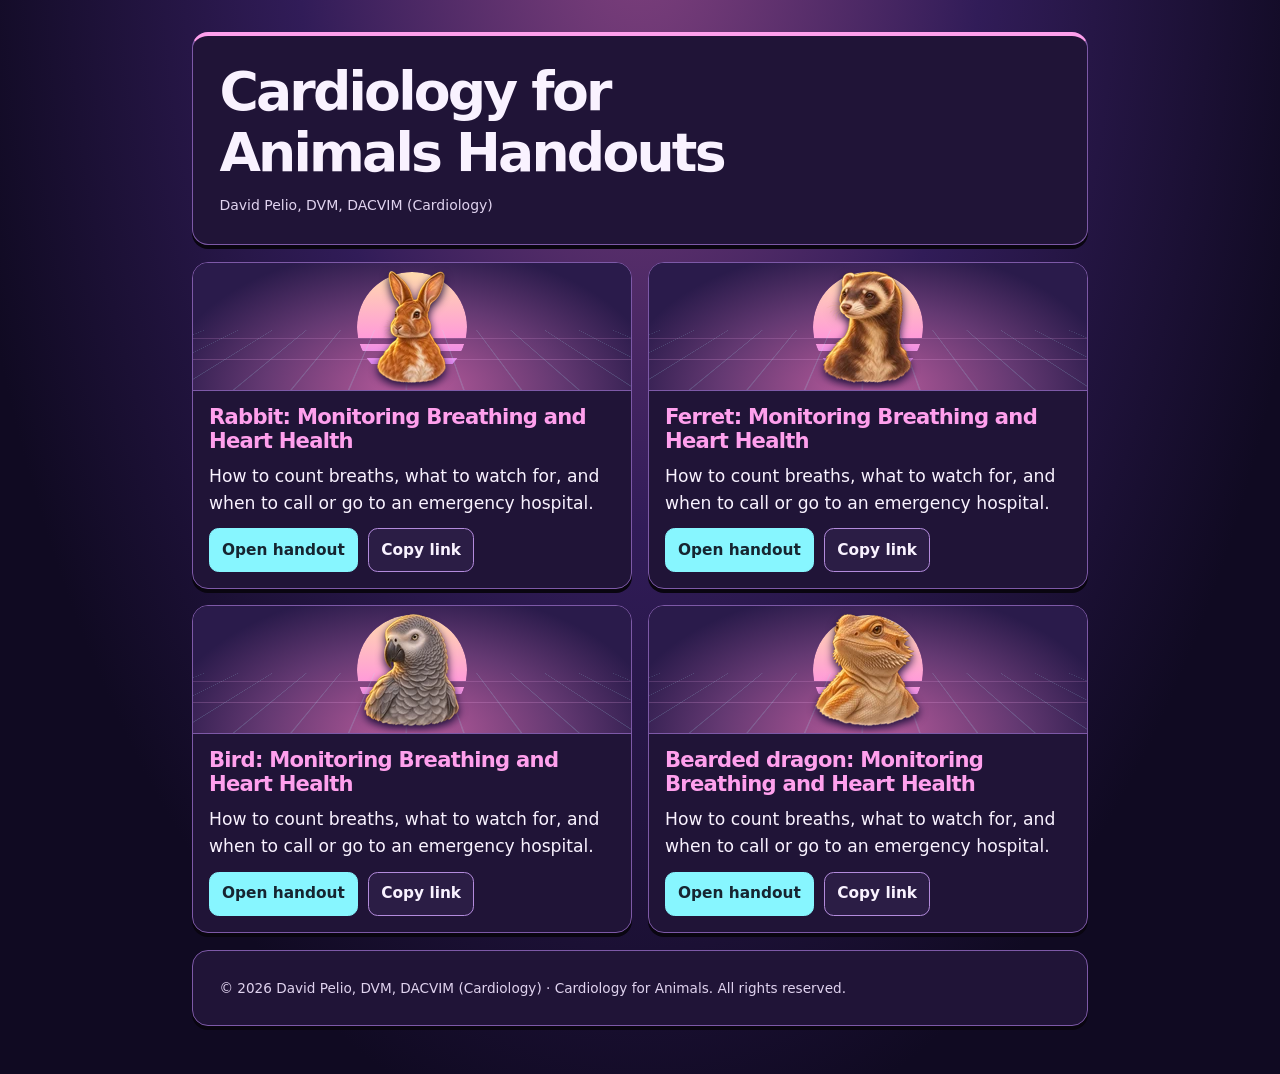
<file: index.html>
<!DOCTYPE html>
<html lang="en">
<head>
<meta charset="utf-8">
<meta name="viewport" content="width=device-width, initial-scale=1">
<title>Cardiology for Animals Handouts</title>
<link rel="stylesheet" href="assets/site.css">
</head>
<body>
<main class="library">
  <header class="library-header">
    <h1>Cardiology for Animals Handouts</h1>
    <p class="by">David Pelio, DVM, DACVIM (Cardiology)</p>
  </header>
  <ul>
    <li><div class="cover"><img alt="" width="120" height="120" src="assets/rabbit-small.webp"></div>
      <h2>Rabbit: Monitoring Breathing and Heart Health</h2>
      <p>How to count breaths, what to watch for, and when to call or go to an emergency hospital.</p>
      <div class="row">
        <a class="open" href="rabbit/">Open handout</a>
        <button type="button" data-link="rabbit/">Copy link</button>
        <span class="ok" aria-live="polite"></span>
      </div>
    </li>
    <li><div class="cover"><img alt="" width="120" height="120" src="assets/ferret-small.webp"></div>
      <h2>Ferret: Monitoring Breathing and Heart Health</h2>
      <p>How to count breaths, what to watch for, and when to call or go to an emergency hospital.</p>
      <div class="row">
        <a class="open" href="ferret/">Open handout</a>
        <button type="button" data-link="ferret/">Copy link</button>
        <span class="ok" aria-live="polite"></span>
      </div>
    </li>
    <li><div class="cover"><img alt="" width="120" height="120" src="assets/bird-small.webp"></div>
      <h2>Bird: Monitoring Breathing and Heart Health</h2>
      <p>How to count breaths, what to watch for, and when to call or go to an emergency hospital.</p>
      <div class="row">
        <a class="open" href="bird/">Open handout</a>
        <button type="button" data-link="bird/">Copy link</button>
        <span class="ok" aria-live="polite"></span>
      </div>
    </li>
    <li><div class="cover"><img alt="" width="120" height="120" src="assets/dragon-small.webp"></div>
      <h2>Bearded dragon: Monitoring Breathing and Heart Health</h2>
      <p>How to count breaths, what to watch for, and when to call or go to an emergency hospital.</p>
      <div class="row">
        <a class="open" href="dragon/">Open handout</a>
        <button type="button" data-link="dragon/">Copy link</button>
        <span class="ok" aria-live="polite"></span>
      </div>
    </li>
  </ul>
  <footer>© 2026 David Pelio, DVM, DACVIM (Cardiology) · Cardiology for Animals. All rights reserved.</footer>
</main>
<script>
document.querySelectorAll('[data-link]').forEach(function(b){
  b.addEventListener('click',function(){
    var url=new URL(b.getAttribute('data-link'),location.href).href, msg=b.parentNode.querySelector('.ok');
    try{navigator.clipboard.writeText(url).then(function(){msg.textContent='Link copied';},function(){msg.textContent=url;});}
    catch(e){msg.textContent=url;}
  });
});
</script>
</body>
</html>
</file>
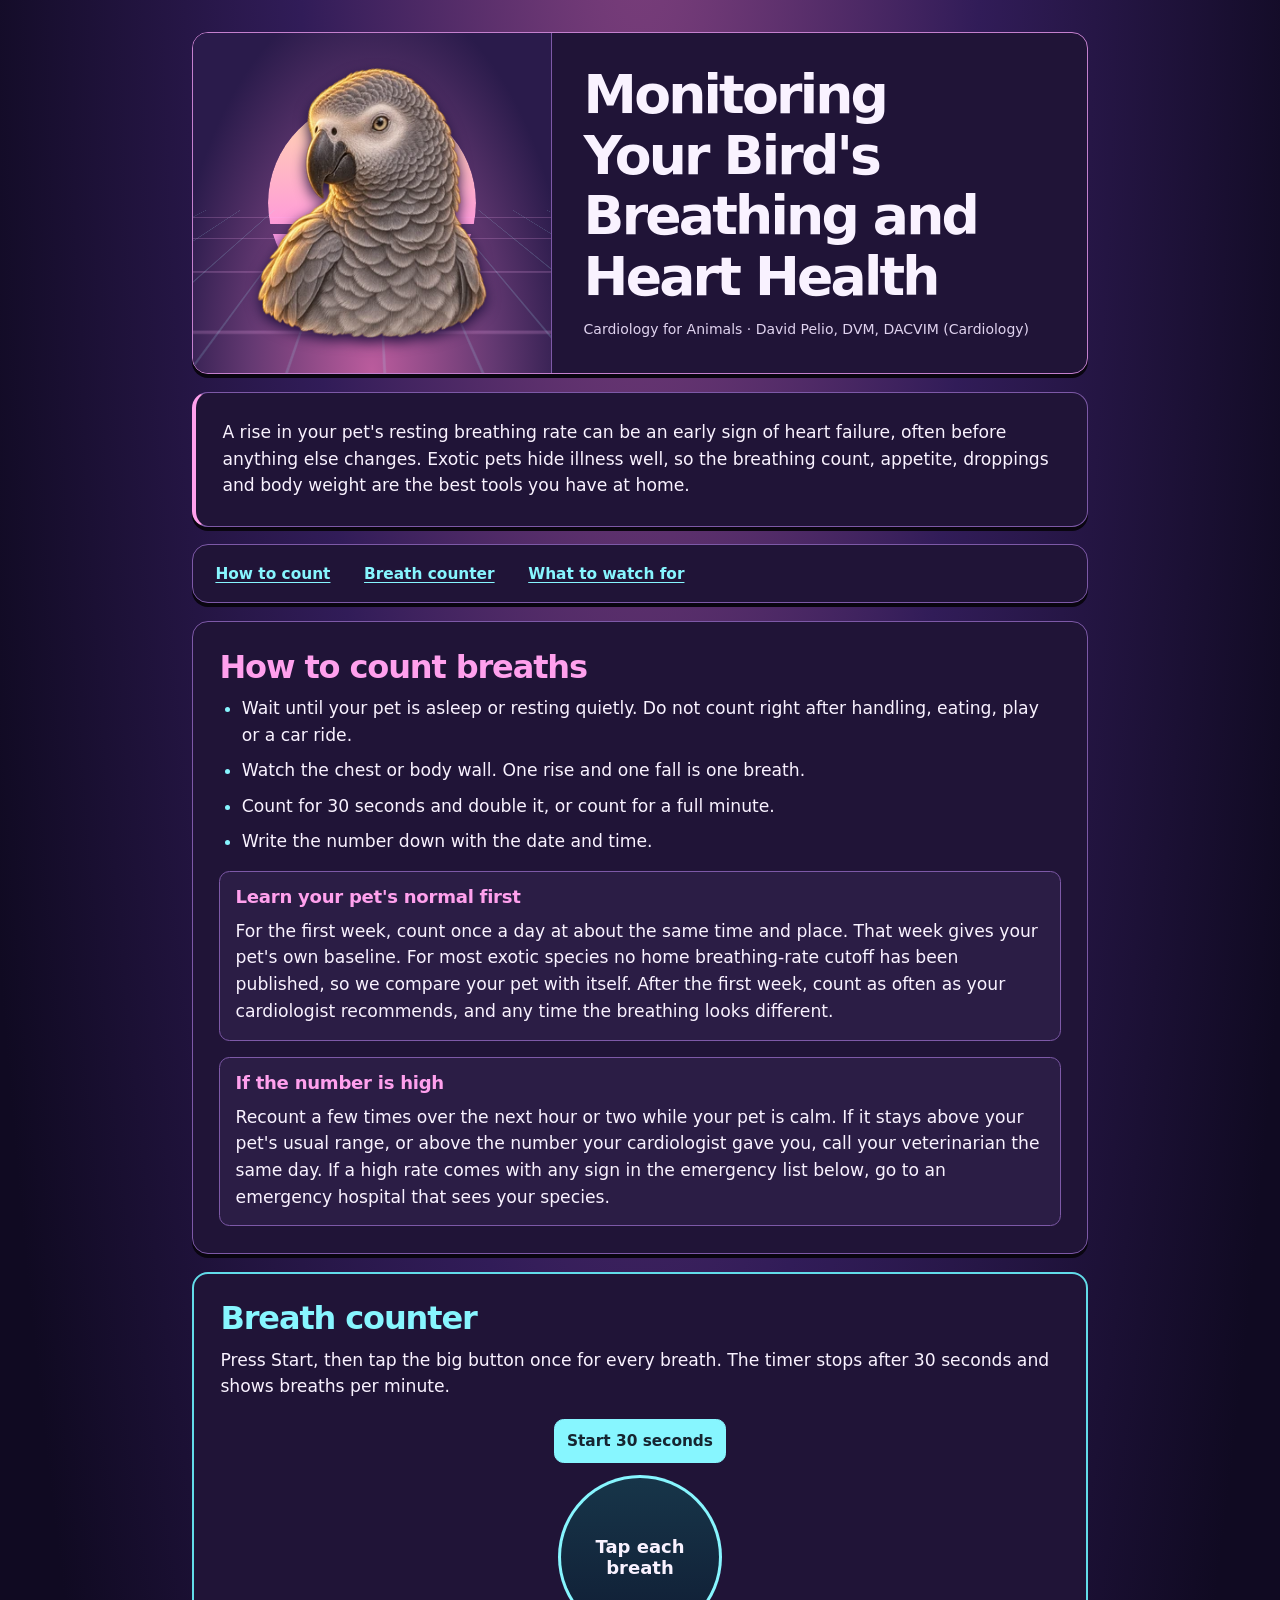
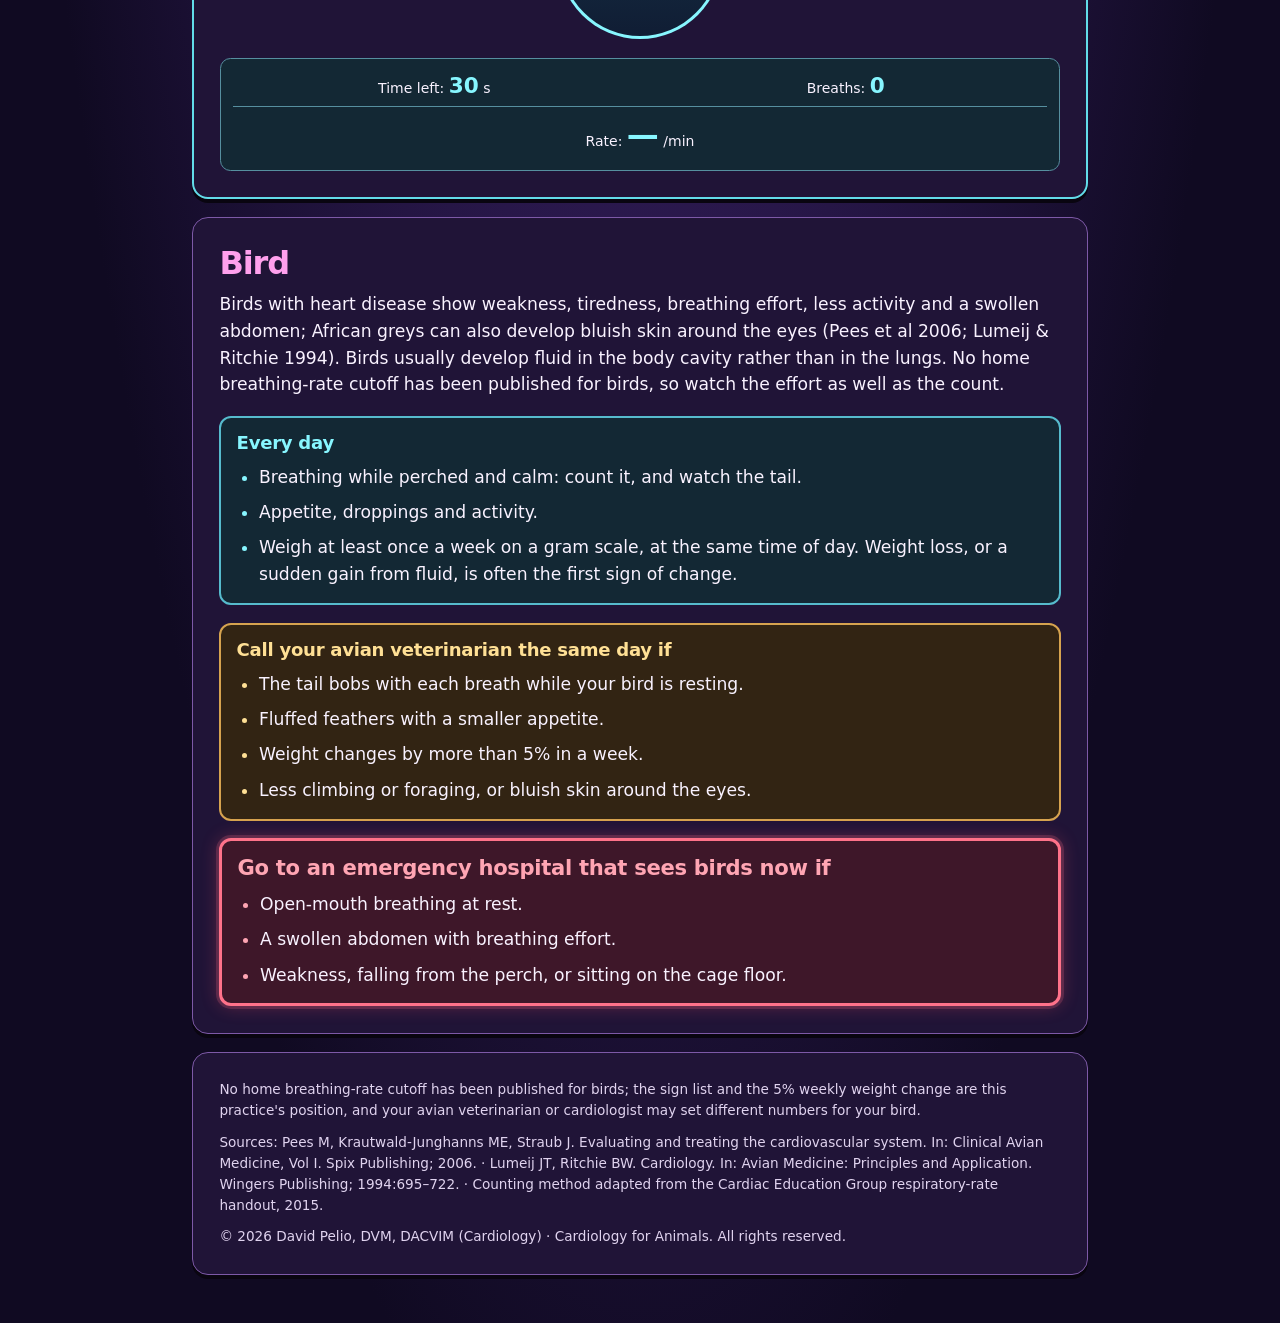
<file: bird/index.html>
<!DOCTYPE html>
<html lang="en">
<head>
<meta charset="utf-8">
<meta name="viewport" content="width=device-width, initial-scale=1">
<title>Bird Heart Monitoring</title>
<link rel="preconnect" href="https://fonts.googleapis.com">
<link rel="stylesheet" href="../assets/site.css">
</head>
<body>
<main>

<header class="hero">
  <div class="portrait"><img alt="" width="320" height="320" src="../assets/bird-hero.webp"></div>
  <div class="hero-title">
  <h1>Monitoring Your Bird's Breathing and Heart Health</h1>
  <p class="by">Cardiology for Animals · David Pelio, DVM, DACVIM (Cardiology)</p>
  </div>
</header>

<p class="lede">A rise in your pet's resting breathing rate can be an early sign of heart failure, often before anything else changes. Exotic pets hide illness well, so the breathing count, appetite, droppings and body weight are the best tools you have at home. </p>

<nav aria-label="Sections"><a href="#how">How to count</a><a href="#count">Breath counter</a><a href="#bird">What to watch for</a></nav>

<section id="how">
  <h2>How to count breaths</h2>
  <ul>
    <li>Wait until your pet is asleep or resting quietly. Do not count right after handling, eating, play or a car ride.</li>
    <li>Watch the chest or body wall. One rise and one fall is one breath.</li>
    <li>Count for 30 seconds and double it, or count for a full minute.</li>
    <li>Write the number down with the date and time.</li>
  </ul>
  <div class="box">
    <h3>Learn your pet's normal first</h3>
    <p>For the first week, count once a day at about the same time and place. That week gives your pet's own baseline. For most exotic species no home breathing-rate cutoff has been published, so we compare your pet with itself. After the first week, count as often as your cardiologist recommends, and any time the breathing looks different.</p>
  </div>
  <div class="box">
    <h3>If the number is high</h3>
    <p>Recount a few times over the next hour or two while your pet is calm. If it stays above your pet's usual range, or above the number your cardiologist gave you, call your veterinarian the same day. If a high rate comes with any sign in the emergency list below, go to an emergency hospital that sees your species.</p>
  </div>
</section>

<section id="count" class="counter" aria-labelledby="count-h">
  <h2 id="count-h">Breath counter</h2>
  <p>Press Start, then tap the big button once for every breath. The timer stops after 30 seconds and shows breaths per minute.</p>
  <div class="counter-controls">
    <button id="start" type="button">Start 30 seconds</button>
    <button id="tap" type="button" class="ghost" disabled>Tap each breath</button>
  </div>
  <div class="stats">
    <span>Time left: <span id="left" class="big">30</span> s</span>
    <span>Breaths: <span id="n" class="big">0</span></span>
    <span>Rate: <span id="rate" class="big">—</span> /min</span>
  </div>
  <p class="note" id="log" aria-live="polite"></p>
</section>



<section id="bird" class="species">
  <h2>Bird</h2>
  <p>Birds with heart disease show weakness, tiredness, breathing effort, less activity and a swollen abdomen; African greys can also develop bluish skin around the eyes (Pees et al 2006; Lumeij &amp; Ritchie 1994). Birds usually develop fluid in the body cavity rather than in the lungs. No home breathing-rate cutoff has been published for birds, so watch the effort as well as the count.</p>
  <div class="daily">
  <h3>Every day</h3>
  <ul>
    <li>Breathing while perched and calm: count it, and watch the tail.</li>
    <li>Appetite, droppings and activity.</li>
    <li>Weigh at least once a week on a gram scale, at the same time of day. Weight loss, or a sudden gain from fluid, is often the first sign of change.</li>
  </ul>
  </div>
  <div class="same-day">
  <h3>Call your avian veterinarian the same day if</h3>
  <ul>
    <li>The tail bobs with each breath while your bird is resting.</li>
    <li>Fluffed feathers with a smaller appetite.</li>
    <li>Weight changes by more than 5% in a week.</li>
    <li>Less climbing or foraging, or bluish skin around the eyes.</li>
  </ul>
  </div>
  <div class="act">
    <h3>Go to an emergency hospital that sees birds now if</h3>
    <ul>
      <li>Open-mouth breathing at rest.</li>
      <li>A swollen abdomen with breathing effort.</li>
      <li>Weakness, falling from the perch, or sitting on the cage floor.</li>
    </ul>
  </div>
  
</section>


<footer>
  <p>No home breathing-rate cutoff has been published for birds; the sign list and the 5% weekly weight change are this practice's position, and your avian veterinarian or cardiologist may set different numbers for your bird.</p>
  <p>Sources: Pees M, Krautwald-Junghanns ME, Straub J. Evaluating and treating the cardiovascular system. In: Clinical Avian Medicine, Vol I. Spix Publishing; 2006. · Lumeij JT, Ritchie BW. Cardiology. In: Avian Medicine: Principles and Application. Wingers Publishing; 1994:695–722. · Counting method adapted from the Cardiac Education Group respiratory-rate handout, 2015.</p>
  <p>© 2026 David Pelio, DVM, DACVIM (Cardiology) · Cardiology for Animals. All rights reserved.</p>
</footer>
</main>
<script>
(function(){
  var start=document.getElementById('start'),tap=document.getElementById('tap'),
      left=document.getElementById('left'),n=document.getElementById('n'),rate=document.getElementById('rate'),log=document.getElementById('log');
  var count=0,timer=null,end=0;
  function tick(){var s=Math.max(0,Math.ceil((end-Date.now())/1000));left.textContent=s;
    if(s<=0){clearInterval(timer);timer=null;tap.disabled=true;start.disabled=false;
      var r=count*2;rate.textContent=r;var d=new Date();
      log.textContent='Recorded '+r+' breaths per minute at '+d.toLocaleString()+'. Write it in your log.';}}
  start.addEventListener('click',function(){count=0;n.textContent='0';rate.textContent='—';log.textContent='';
    end=Date.now()+30000;tap.disabled=false;start.disabled=true;tap.focus();tick();timer=setInterval(tick,200);});
  tap.addEventListener('click',function(){if(!timer)return;count++;n.textContent=count;});
})();
</script>
</body>
</html>
</file>
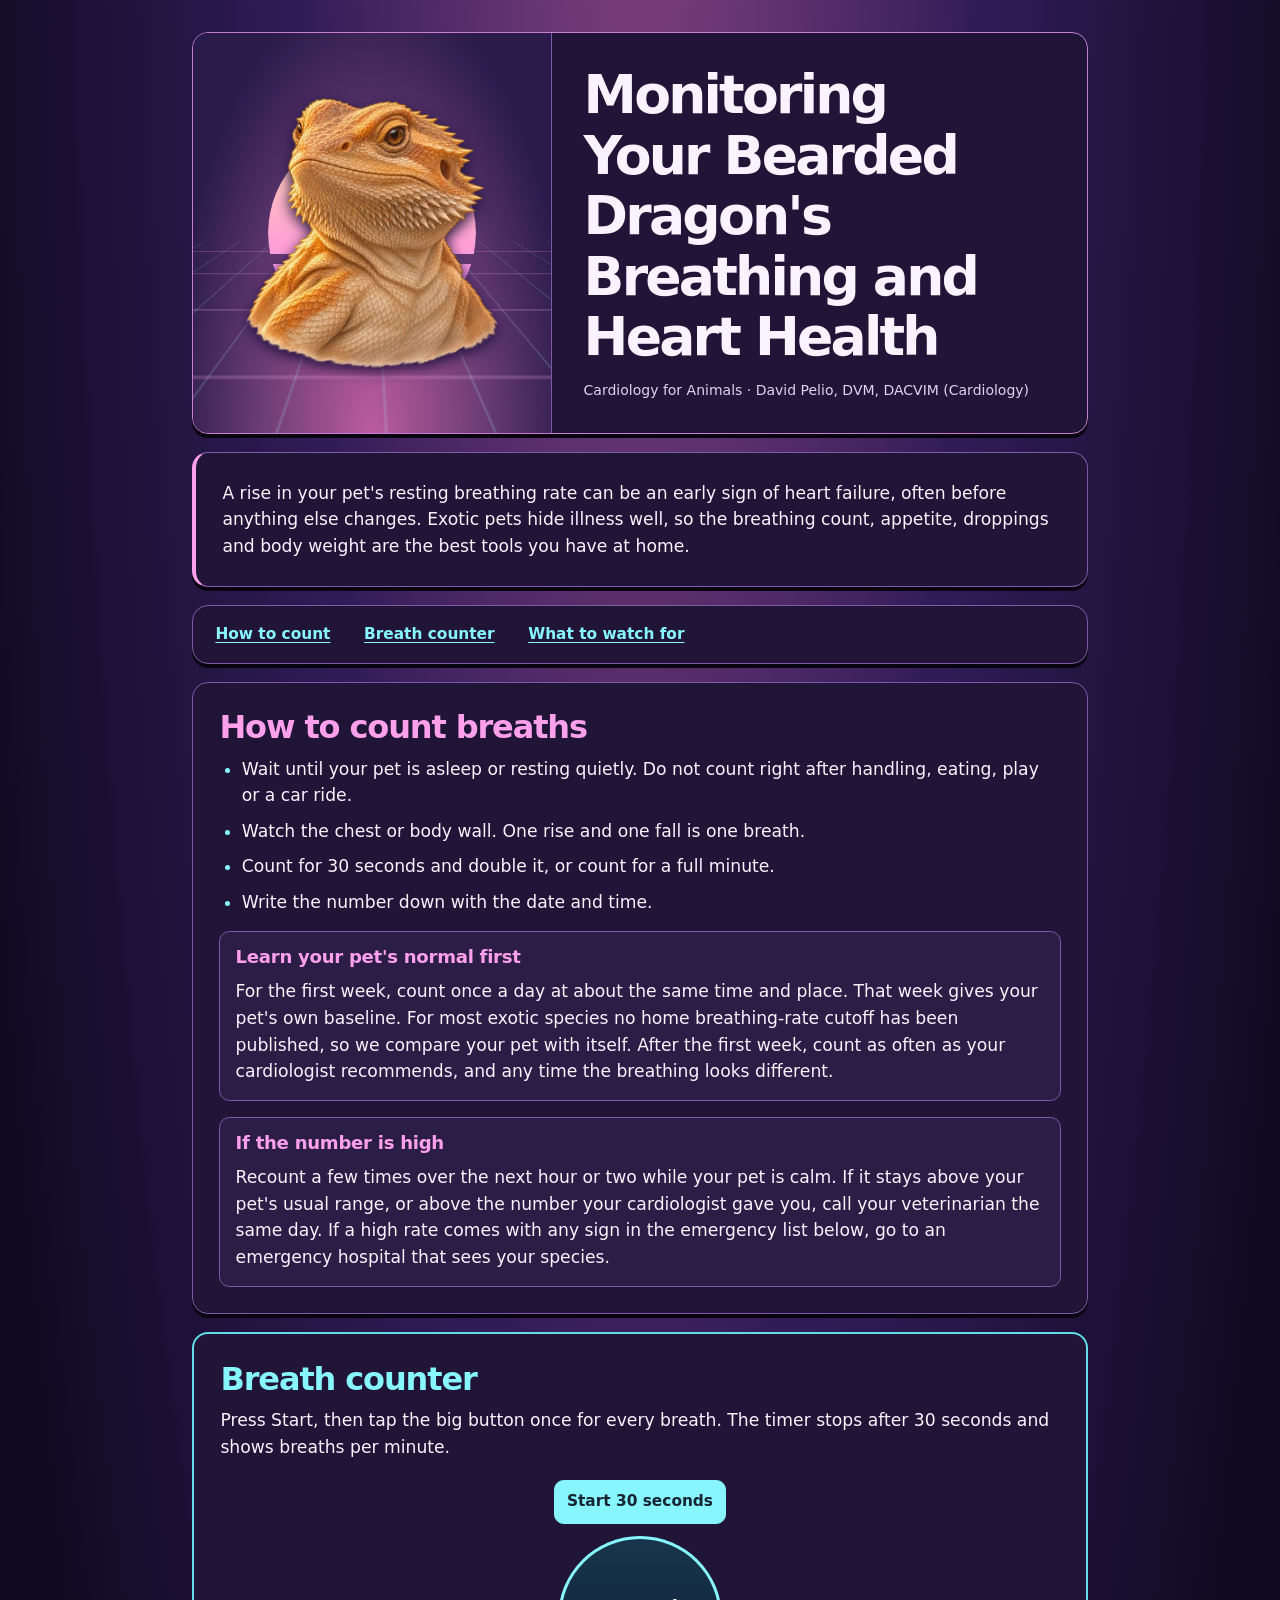
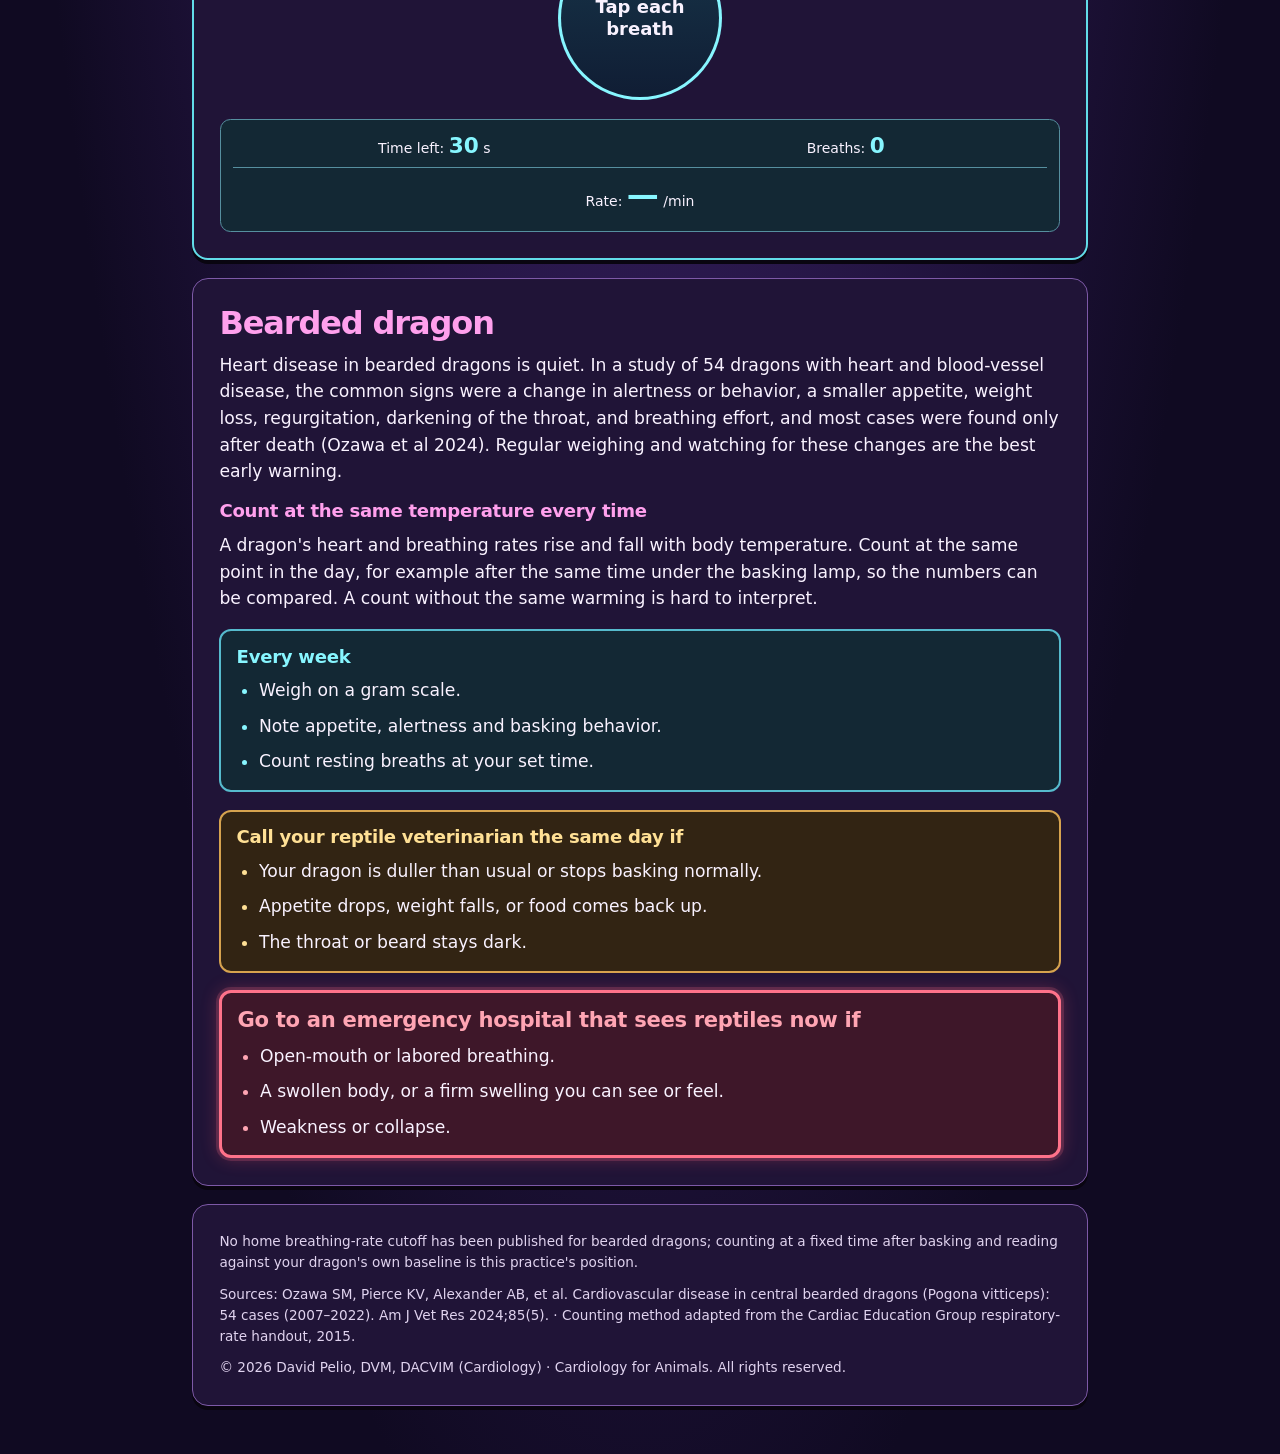
<file: dragon/index.html>
<!DOCTYPE html>
<html lang="en">
<head>
<meta charset="utf-8">
<meta name="viewport" content="width=device-width, initial-scale=1">
<title>Bearded Dragon Heart Monitoring</title>
<link rel="preconnect" href="https://fonts.googleapis.com">
<link rel="stylesheet" href="../assets/site.css">
</head>
<body>
<main>

<header class="hero">
  <div class="portrait"><img alt="" width="320" height="320" src="../assets/dragon-hero.webp"></div>
  <div class="hero-title">
  <h1>Monitoring Your Bearded Dragon's Breathing and Heart Health</h1>
  <p class="by">Cardiology for Animals · David Pelio, DVM, DACVIM (Cardiology)</p>
  </div>
</header>

<p class="lede">A rise in your pet's resting breathing rate can be an early sign of heart failure, often before anything else changes. Exotic pets hide illness well, so the breathing count, appetite, droppings and body weight are the best tools you have at home. </p>

<nav aria-label="Sections"><a href="#how">How to count</a><a href="#count">Breath counter</a><a href="#dragon">What to watch for</a></nav>

<section id="how">
  <h2>How to count breaths</h2>
  <ul>
    <li>Wait until your pet is asleep or resting quietly. Do not count right after handling, eating, play or a car ride.</li>
    <li>Watch the chest or body wall. One rise and one fall is one breath.</li>
    <li>Count for 30 seconds and double it, or count for a full minute.</li>
    <li>Write the number down with the date and time.</li>
  </ul>
  <div class="box">
    <h3>Learn your pet's normal first</h3>
    <p>For the first week, count once a day at about the same time and place. That week gives your pet's own baseline. For most exotic species no home breathing-rate cutoff has been published, so we compare your pet with itself. After the first week, count as often as your cardiologist recommends, and any time the breathing looks different.</p>
  </div>
  <div class="box">
    <h3>If the number is high</h3>
    <p>Recount a few times over the next hour or two while your pet is calm. If it stays above your pet's usual range, or above the number your cardiologist gave you, call your veterinarian the same day. If a high rate comes with any sign in the emergency list below, go to an emergency hospital that sees your species.</p>
  </div>
</section>

<section id="count" class="counter" aria-labelledby="count-h">
  <h2 id="count-h">Breath counter</h2>
  <p>Press Start, then tap the big button once for every breath. The timer stops after 30 seconds and shows breaths per minute.</p>
  <div class="counter-controls">
    <button id="start" type="button">Start 30 seconds</button>
    <button id="tap" type="button" class="ghost" disabled>Tap each breath</button>
  </div>
  <div class="stats">
    <span>Time left: <span id="left" class="big">30</span> s</span>
    <span>Breaths: <span id="n" class="big">0</span></span>
    <span>Rate: <span id="rate" class="big">—</span> /min</span>
  </div>
  <p class="note" id="log" aria-live="polite"></p>
</section>




<section id="dragon" class="species">
  <h2>Bearded dragon</h2>
  <p>Heart disease in bearded dragons is quiet. In a study of 54 dragons with heart and blood-vessel disease, the common signs were a change in alertness or behavior, a smaller appetite, weight loss, regurgitation, darkening of the throat, and breathing effort, and most cases were found only after death (Ozawa et al 2024). Regular weighing and watching for these changes are the best early warning.</p>
  <h3>Count at the same temperature every time</h3>
  <p>A dragon's heart and breathing rates rise and fall with body temperature. Count at the same point in the day, for example after the same time under the basking lamp, so the numbers can be compared. A count without the same warming is hard to interpret.</p>
  <div class="daily">
  <h3>Every week</h3>
  <ul>
    <li>Weigh on a gram scale.</li>
    <li>Note appetite, alertness and basking behavior.</li>
    <li>Count resting breaths at your set time.</li>
  </ul>
  </div>
  <div class="same-day">
  <h3>Call your reptile veterinarian the same day if</h3>
  <ul>
    <li>Your dragon is duller than usual or stops basking normally.</li>
    <li>Appetite drops, weight falls, or food comes back up.</li>
    <li>The throat or beard stays dark.</li>
  </ul>
  </div>
  <div class="act">
    <h3>Go to an emergency hospital that sees reptiles now if</h3>
    <ul>
      <li>Open-mouth or labored breathing.</li>
      <li>A swollen body, or a firm swelling you can see or feel.</li>
      <li>Weakness or collapse.</li>
    </ul>
  </div>
  
</section>

<footer>
  <p>No home breathing-rate cutoff has been published for bearded dragons; counting at a fixed time after basking and reading against your dragon's own baseline is this practice's position.</p>
  <p>Sources: Ozawa SM, Pierce KV, Alexander AB, et al. Cardiovascular disease in central bearded dragons (Pogona vitticeps): 54 cases (2007–2022). Am J Vet Res 2024;85(5). · Counting method adapted from the Cardiac Education Group respiratory-rate handout, 2015.</p>
  <p>© 2026 David Pelio, DVM, DACVIM (Cardiology) · Cardiology for Animals. All rights reserved.</p>
</footer>
</main>
<script>
(function(){
  var start=document.getElementById('start'),tap=document.getElementById('tap'),
      left=document.getElementById('left'),n=document.getElementById('n'),rate=document.getElementById('rate'),log=document.getElementById('log');
  var count=0,timer=null,end=0;
  function tick(){var s=Math.max(0,Math.ceil((end-Date.now())/1000));left.textContent=s;
    if(s<=0){clearInterval(timer);timer=null;tap.disabled=true;start.disabled=false;
      var r=count*2;rate.textContent=r;var d=new Date();
      log.textContent='Recorded '+r+' breaths per minute at '+d.toLocaleString()+'. Write it in your log.';}}
  start.addEventListener('click',function(){count=0;n.textContent='0';rate.textContent='—';log.textContent='';
    end=Date.now()+30000;tap.disabled=false;start.disabled=true;tap.focus();tick();timer=setInterval(tick,200);});
  tap.addEventListener('click',function(){if(!timer)return;count++;n.textContent=count;});
})();
</script>
</body>
</html>
</file>
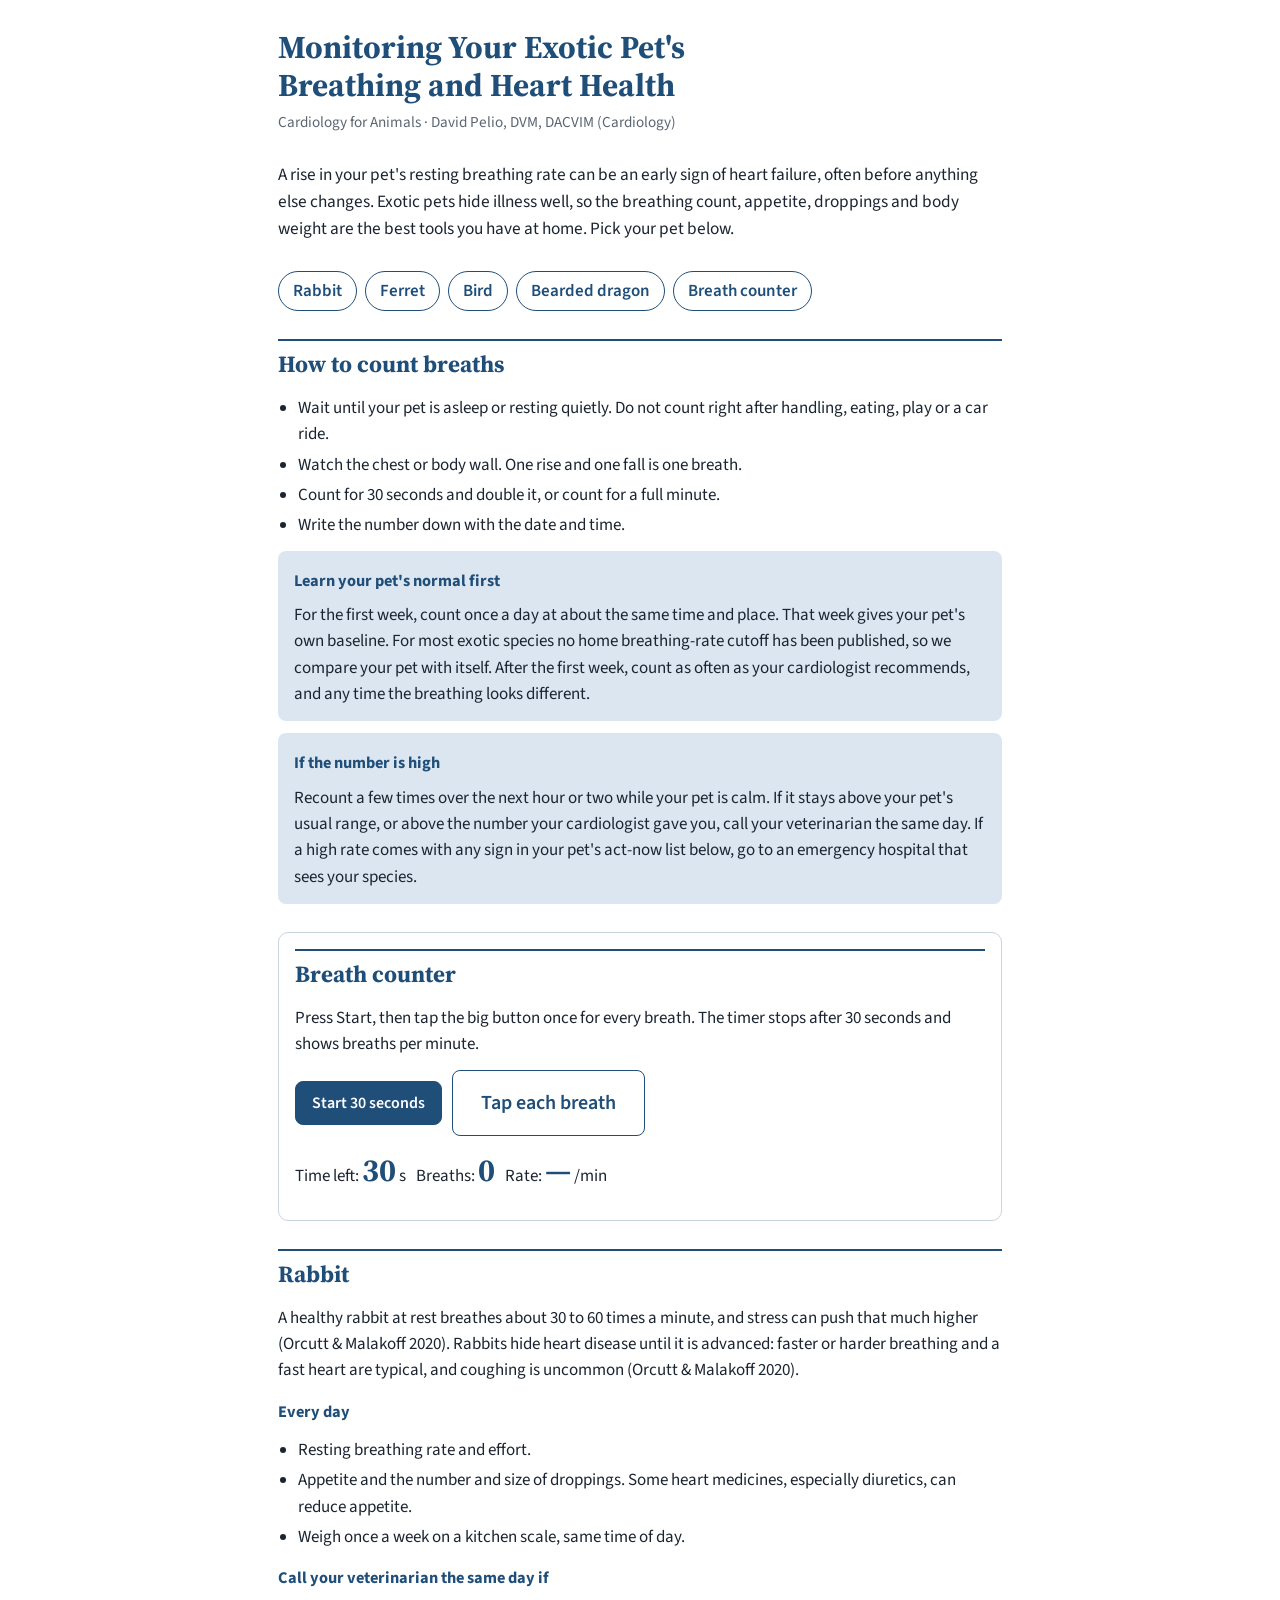
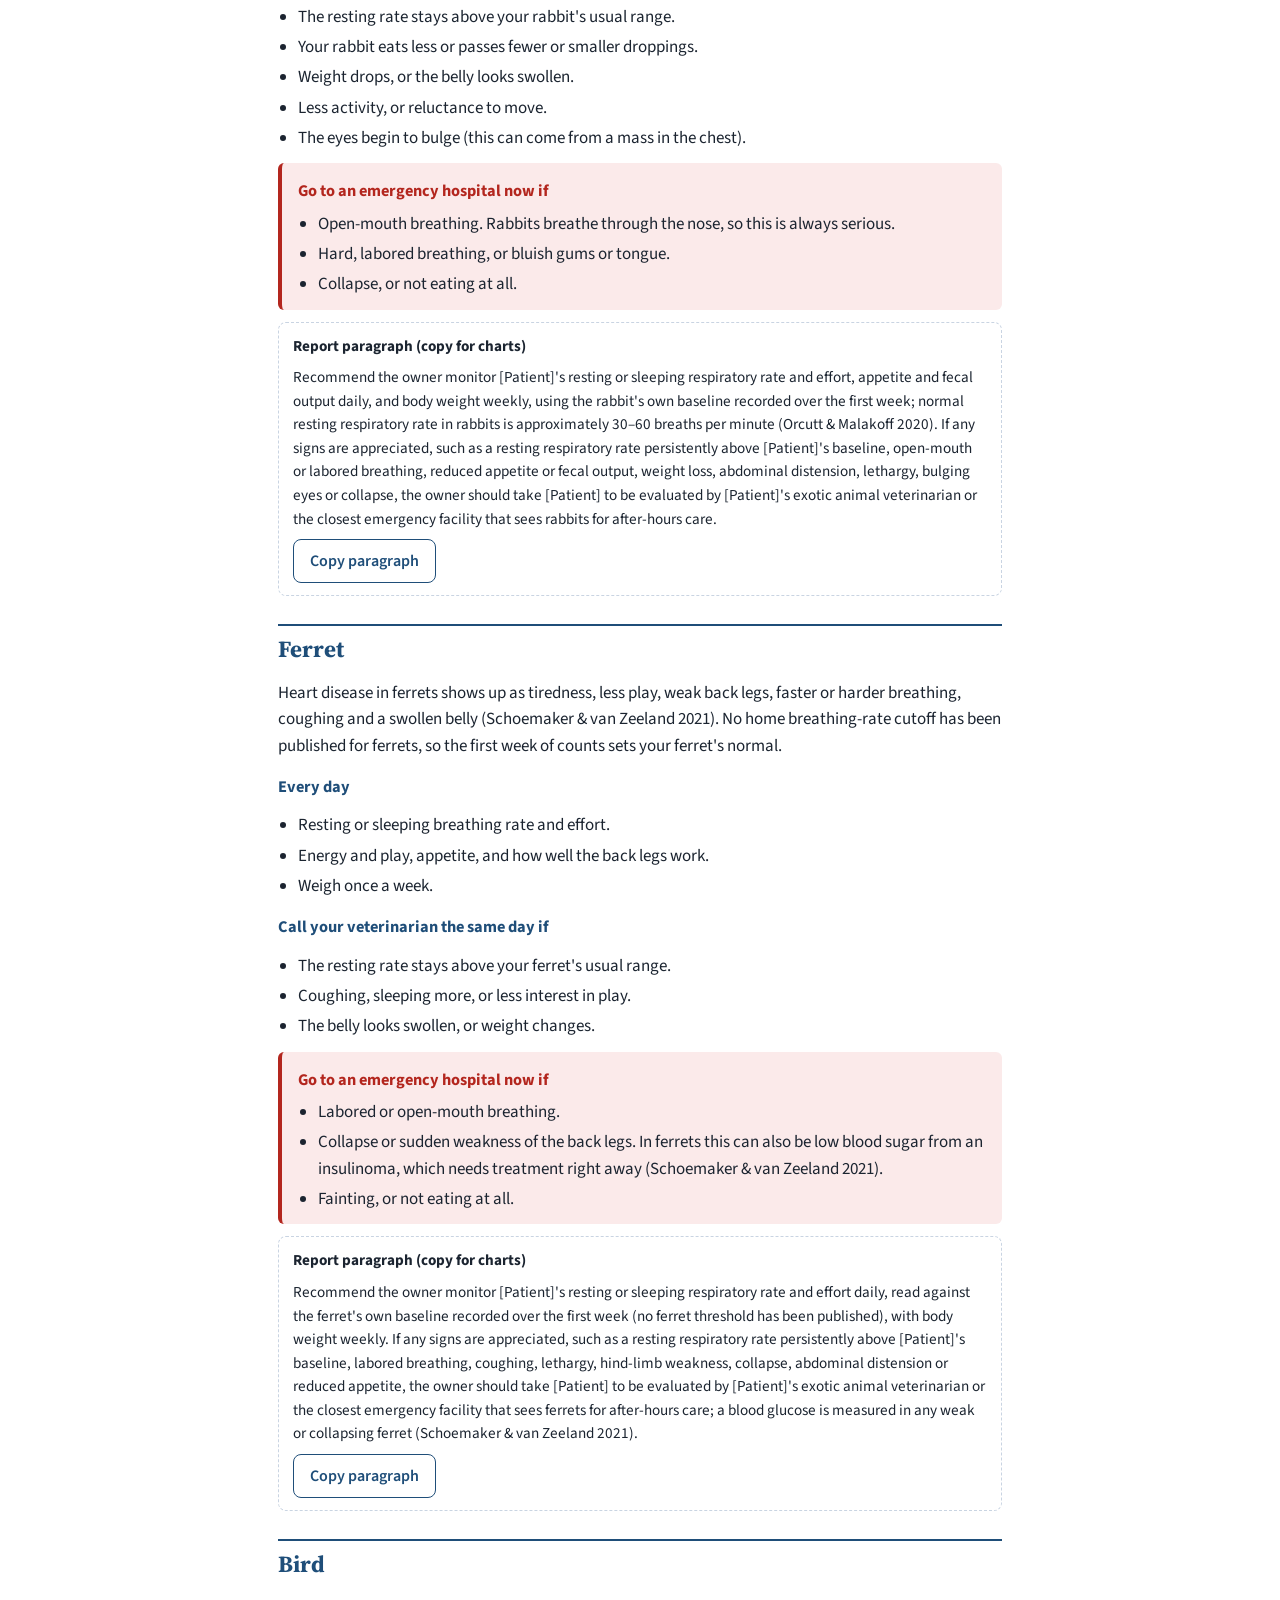
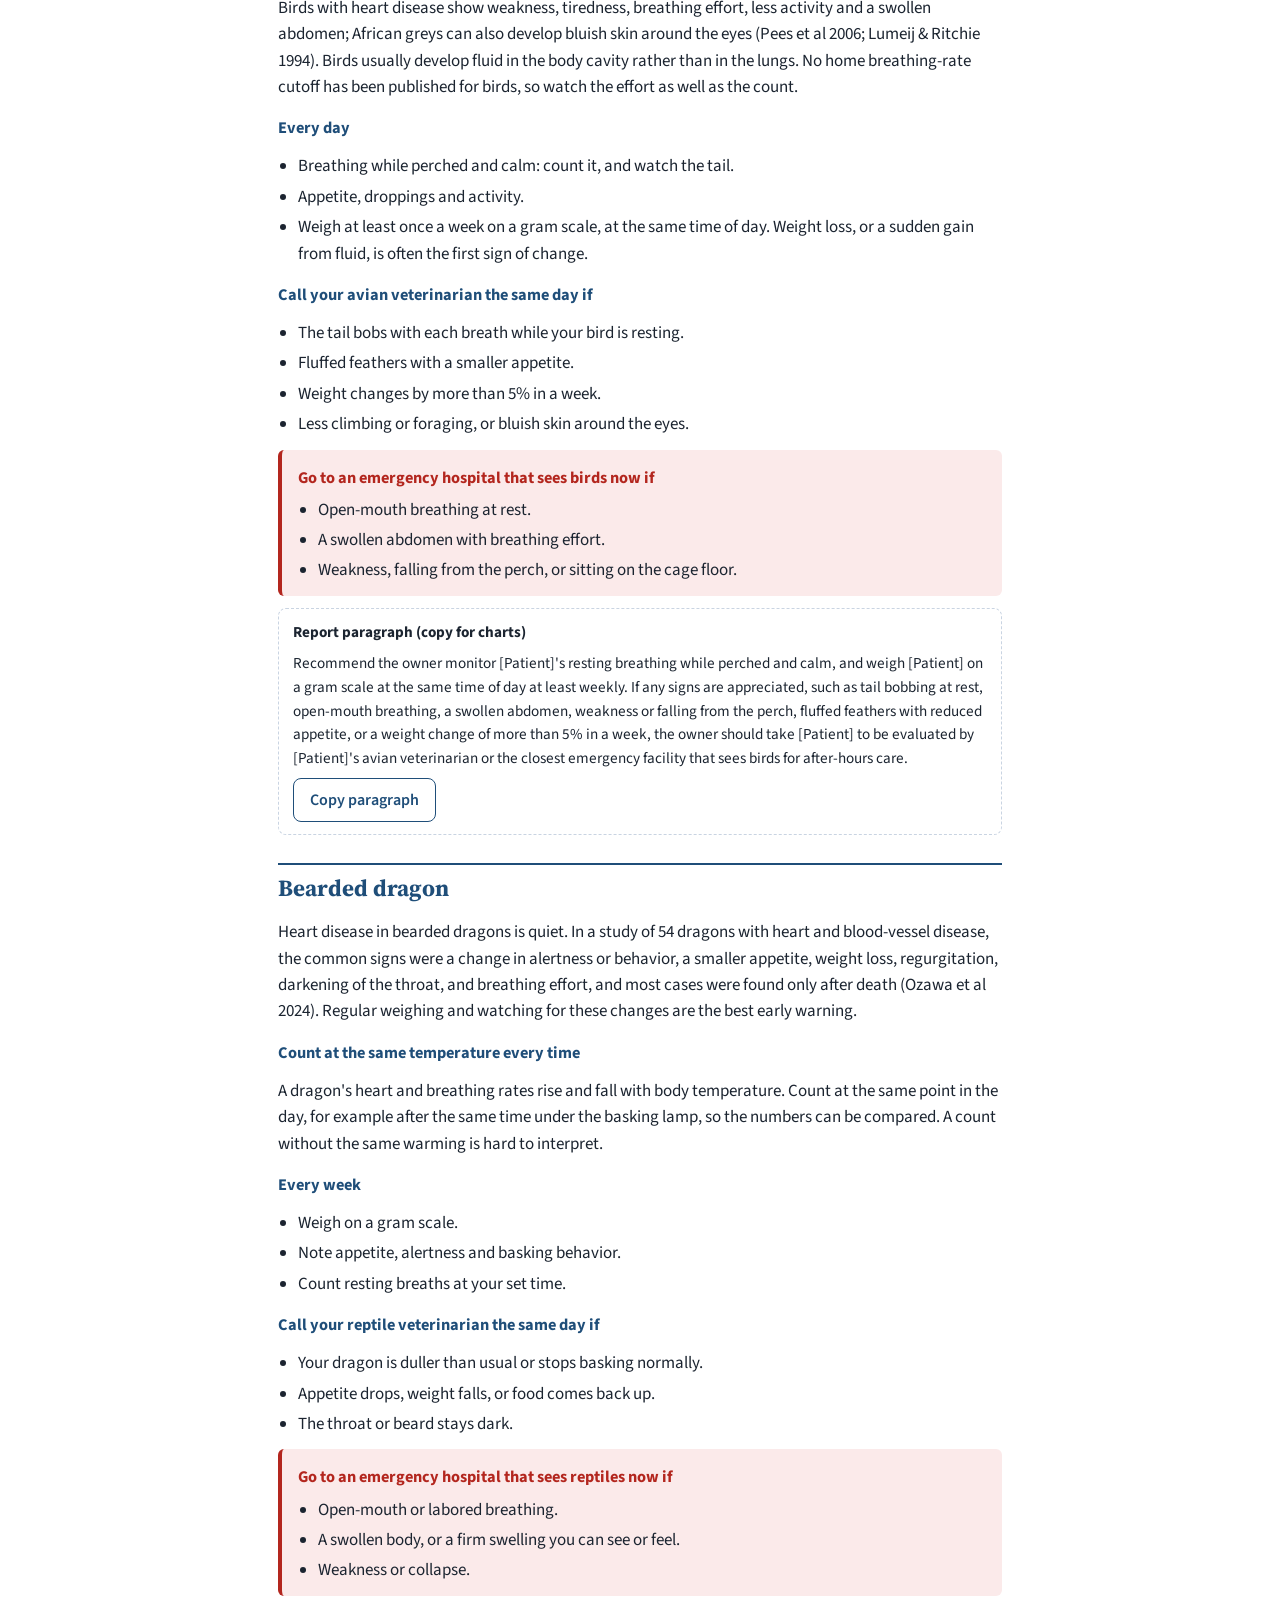
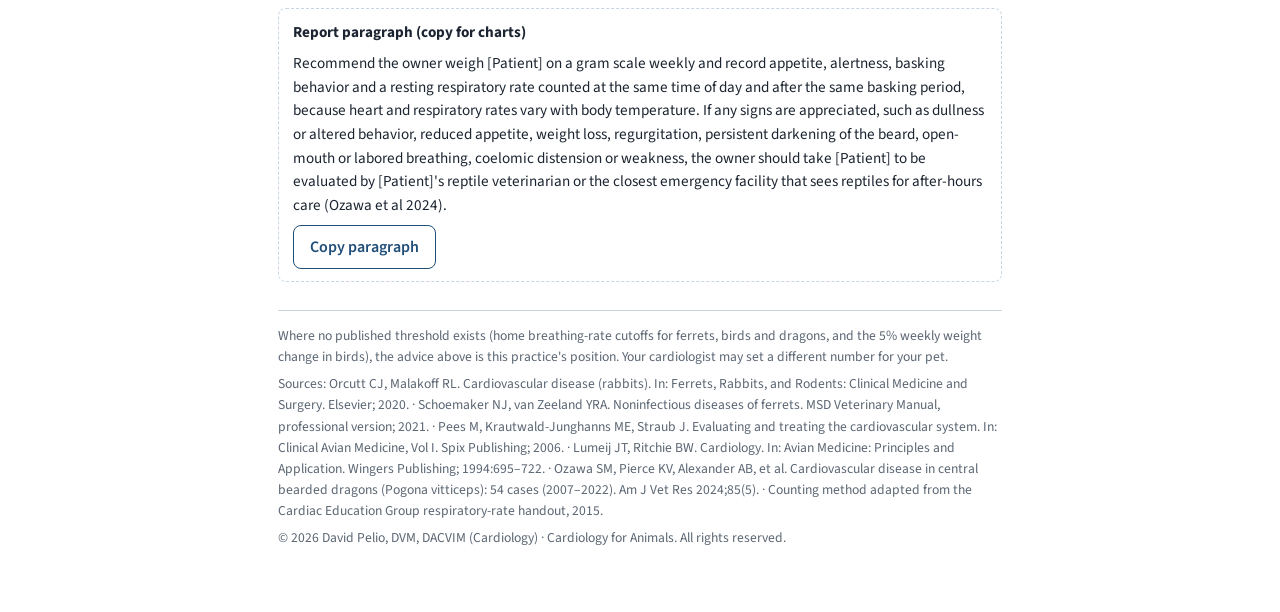
<file: exotic-monitoring/index.html>
<!DOCTYPE html>
<html lang="en">
<head>
<meta charset="utf-8">
<meta name="viewport" content="width=device-width, initial-scale=1">
<title>Exotic Pet Heart Monitoring</title>
<link rel="preconnect" href="https://fonts.googleapis.com">
<link href="https://fonts.googleapis.com/css2?family=Source+Sans+3:ital,wght@0,400;0,600;0,700;1,400&family=Source+Serif+4:wght@600;700&display=swap" rel="stylesheet">
<style>
:root{
  /* layout: one reading column; species sections stacked, each with owner text, a copy box for reports, and its own act-now list */
  --ink:#1b2430; --muted:#5b6673; --navy:#1F4E79; --wash:#DCE6F1; --paper:#ffffff; --line:#c9d4e2;
  --alert:#b3261e; --alert-wash:#fbeaea; --ok:#2e6b3f;
  --display:"Source Serif 4", Georgia, serif; --body:"Source Sans 3", "Segoe UI", Calibri, Arial, sans-serif;
  color-scheme: light;
}
@media (prefers-color-scheme: dark){
  :root:not([data-theme="light"]){ --ink:#e4ebf3; --muted:#a3b0bf; --navy:#8fb8e3; --wash:#1d2c3d; --paper:#111821; --line:#2c3b4d; --alert:#ff8a80; --alert-wash:#3a1d1d; --ok:#8fd19e; color-scheme: dark; }
}
:root[data-theme="dark"]{ --ink:#e4ebf3; --muted:#a3b0bf; --navy:#8fb8e3; --wash:#1d2c3d; --paper:#111821; --line:#2c3b4d; --alert:#ff8a80; --alert-wash:#3a1d1d; --ok:#8fd19e; color-scheme: dark; }
*{box-sizing:border-box}
html,body{margin:0}
body{background:var(--paper);color:var(--ink);font:17px/1.55 var(--body)}
main{max-width:760px;margin:0 auto;padding:28px 18px 64px;display:grid;gap:28px}
h1,h2,h3{font-family:var(--display);color:var(--navy);text-wrap:balance;margin:0}
h1{font-size:2rem;line-height:1.2}
h2{font-size:1.45rem;padding-top:6px;border-top:2px solid var(--navy)}
h3{font-family:var(--body);font-size:1.02rem;font-weight:700;margin-top:4px}
p{margin:0}
.by{color:var(--muted);font-size:.95rem;margin-top:6px}
.lede{font-size:1.08rem}
nav{display:flex;flex-wrap:wrap;gap:8px}
nav a{display:inline-block;padding:6px 14px;border:1px solid var(--navy);border-radius:999px;color:var(--navy);text-decoration:none;font-weight:600}
nav a:hover,nav a:focus-visible{background:var(--wash);outline:none}
section{display:grid;gap:12px}
ul{margin:0;padding-left:1.2em;display:grid;gap:4px}
.box{background:var(--wash);border-radius:8px;padding:14px 16px;display:grid;gap:8px}
.act{background:var(--alert-wash);border-left:4px solid var(--alert);border-radius:6px;padding:12px 16px;display:grid;gap:6px}
.act h3{color:var(--alert)}
.note{color:var(--muted);font-size:.9rem}
.counter{display:grid;gap:12px;border:1px solid var(--line);border-radius:10px;padding:16px}
.row{display:flex;flex-wrap:wrap;gap:10px;align-items:center}
button{font:600 1rem var(--body);border-radius:8px;border:1px solid var(--navy);background:var(--navy);color:var(--paper);padding:10px 16px;cursor:pointer}
button.ghost{background:transparent;color:var(--navy)}
button:focus-visible{outline:3px solid var(--wash);outline-offset:2px}
#tap{font-size:1.25rem;padding:18px 28px;min-width:180px}
.big{font:700 2rem var(--display);color:var(--navy);font-variant-numeric:tabular-nums}
.copy{border:1px dashed var(--line);border-radius:8px;padding:12px 14px;display:grid;gap:8px;font-size:.95rem}
.copy pre{white-space:pre-wrap;margin:0;font:inherit}
.copied{color:var(--ok);font-weight:600;font-size:.9rem}
footer{color:var(--muted);font-size:.85rem;display:grid;gap:6px;border-top:1px solid var(--line);padding-top:14px}
@media (prefers-reduced-motion: reduce){*{transition:none!important}}
</style>
</head>
<body>
<main>

<header>
  <h1>Monitoring Your Exotic Pet's Breathing and Heart Health</h1>
  <p class="by">Cardiology for Animals · David Pelio, DVM, DACVIM (Cardiology)</p>
</header>

<p class="lede">A rise in your pet's resting breathing rate can be an early sign of heart failure, often before anything else changes. Exotic pets hide illness well, so the breathing count, appetite, droppings and body weight are the best tools you have at home. Pick your pet below.</p>

<nav aria-label="Species">
  <a href="#rabbit">Rabbit</a><a href="#ferret">Ferret</a><a href="#bird">Bird</a><a href="#dragon">Bearded dragon</a><a href="#count">Breath counter</a>
</nav>

<section id="how">
  <h2>How to count breaths</h2>
  <ul>
    <li>Wait until your pet is asleep or resting quietly. Do not count right after handling, eating, play or a car ride.</li>
    <li>Watch the chest or body wall. One rise and one fall is one breath.</li>
    <li>Count for 30 seconds and double it, or count for a full minute.</li>
    <li>Write the number down with the date and time.</li>
  </ul>
  <div class="box">
    <h3>Learn your pet's normal first</h3>
    <p>For the first week, count once a day at about the same time and place. That week gives your pet's own baseline. For most exotic species no home breathing-rate cutoff has been published, so we compare your pet with itself. After the first week, count as often as your cardiologist recommends, and any time the breathing looks different.</p>
  </div>
  <div class="box">
    <h3>If the number is high</h3>
    <p>Recount a few times over the next hour or two while your pet is calm. If it stays above your pet's usual range, or above the number your cardiologist gave you, call your veterinarian the same day. If a high rate comes with any sign in your pet's act-now list below, go to an emergency hospital that sees your species.</p>
  </div>
</section>

<section id="count" class="counter" aria-labelledby="count-h">
  <h2 id="count-h">Breath counter</h2>
  <p>Press Start, then tap the big button once for every breath. The timer stops after 30 seconds and shows breaths per minute.</p>
  <div class="row">
    <button id="start" type="button">Start 30 seconds</button>
    <button id="tap" type="button" class="ghost" disabled>Tap each breath</button>
  </div>
  <div class="row">
    <span>Time left: <span id="left" class="big">30</span> s</span>
    <span>Breaths: <span id="n" class="big">0</span></span>
    <span>Rate: <span id="rate" class="big">—</span> /min</span>
  </div>
  <p class="note" id="log" aria-live="polite"></p>
</section>

<section id="rabbit">
  <h2>Rabbit</h2>
  <p>A healthy rabbit at rest breathes about 30 to 60 times a minute, and stress can push that much higher (Orcutt &amp; Malakoff 2020). Rabbits hide heart disease until it is advanced: faster or harder breathing and a fast heart are typical, and coughing is uncommon (Orcutt &amp; Malakoff 2020).</p>
  <h3>Every day</h3>
  <ul>
    <li>Resting breathing rate and effort.</li>
    <li>Appetite and the number and size of droppings. Some heart medicines, especially diuretics, can reduce appetite.</li>
    <li>Weigh once a week on a kitchen scale, same time of day.</li>
  </ul>
  <h3>Call your veterinarian the same day if</h3>
  <ul>
    <li>The resting rate stays above your rabbit's usual range.</li>
    <li>Your rabbit eats less or passes fewer or smaller droppings.</li>
    <li>Weight drops, or the belly looks swollen.</li>
    <li>Less activity, or reluctance to move.</li>
    <li>The eyes begin to bulge (this can come from a mass in the chest).</li>
  </ul>
  <div class="act">
    <h3>Go to an emergency hospital now if</h3>
    <ul>
      <li>Open-mouth breathing. Rabbits breathe through the nose, so this is always serious.</li>
      <li>Hard, labored breathing, or bluish gums or tongue.</li>
      <li>Collapse, or not eating at all.</li>
    </ul>
  </div>
  <div class="copy">
    <strong>Report paragraph (copy for charts)</strong>
    <pre id="t-rabbit">Recommend the owner monitor [Patient]'s resting or sleeping respiratory rate and effort, appetite and fecal output daily, and body weight weekly, using the rabbit's own baseline recorded over the first week; normal resting respiratory rate in rabbits is approximately 30–60 breaths per minute (Orcutt & Malakoff 2020). If any signs are appreciated, such as a resting respiratory rate persistently above [Patient]'s baseline, open-mouth or labored breathing, reduced appetite or fecal output, weight loss, abdominal distension, lethargy, bulging eyes or collapse, the owner should take [Patient] to be evaluated by [Patient]'s exotic animal veterinarian or the closest emergency facility that sees rabbits for after-hours care.</pre>
    <div class="row"><button type="button" class="ghost" data-copy="t-rabbit">Copy paragraph</button><span class="copied" aria-live="polite"></span></div>
  </div>
</section>

<section id="ferret">
  <h2>Ferret</h2>
  <p>Heart disease in ferrets shows up as tiredness, less play, weak back legs, faster or harder breathing, coughing and a swollen belly (Schoemaker &amp; van Zeeland 2021). No home breathing-rate cutoff has been published for ferrets, so the first week of counts sets your ferret's normal.</p>
  <h3>Every day</h3>
  <ul>
    <li>Resting or sleeping breathing rate and effort.</li>
    <li>Energy and play, appetite, and how well the back legs work.</li>
    <li>Weigh once a week.</li>
  </ul>
  <h3>Call your veterinarian the same day if</h3>
  <ul>
    <li>The resting rate stays above your ferret's usual range.</li>
    <li>Coughing, sleeping more, or less interest in play.</li>
    <li>The belly looks swollen, or weight changes.</li>
  </ul>
  <div class="act">
    <h3>Go to an emergency hospital now if</h3>
    <ul>
      <li>Labored or open-mouth breathing.</li>
      <li>Collapse or sudden weakness of the back legs. In ferrets this can also be low blood sugar from an insulinoma, which needs treatment right away (Schoemaker &amp; van Zeeland 2021).</li>
      <li>Fainting, or not eating at all.</li>
    </ul>
  </div>
  <div class="copy">
    <strong>Report paragraph (copy for charts)</strong>
    <pre id="t-ferret">Recommend the owner monitor [Patient]'s resting or sleeping respiratory rate and effort daily, read against the ferret's own baseline recorded over the first week (no ferret threshold has been published), with body weight weekly. If any signs are appreciated, such as a resting respiratory rate persistently above [Patient]'s baseline, labored breathing, coughing, lethargy, hind-limb weakness, collapse, abdominal distension or reduced appetite, the owner should take [Patient] to be evaluated by [Patient]'s exotic animal veterinarian or the closest emergency facility that sees ferrets for after-hours care; a blood glucose is measured in any weak or collapsing ferret (Schoemaker & van Zeeland 2021).</pre>
    <div class="row"><button type="button" class="ghost" data-copy="t-ferret">Copy paragraph</button><span class="copied" aria-live="polite"></span></div>
  </div>
</section>

<section id="bird">
  <h2>Bird</h2>
  <p>Birds with heart disease show weakness, tiredness, breathing effort, less activity and a swollen abdomen; African greys can also develop bluish skin around the eyes (Pees et al 2006; Lumeij &amp; Ritchie 1994). Birds usually develop fluid in the body cavity rather than in the lungs. No home breathing-rate cutoff has been published for birds, so watch the effort as well as the count.</p>
  <h3>Every day</h3>
  <ul>
    <li>Breathing while perched and calm: count it, and watch the tail.</li>
    <li>Appetite, droppings and activity.</li>
    <li>Weigh at least once a week on a gram scale, at the same time of day. Weight loss, or a sudden gain from fluid, is often the first sign of change.</li>
  </ul>
  <h3>Call your avian veterinarian the same day if</h3>
  <ul>
    <li>The tail bobs with each breath while your bird is resting.</li>
    <li>Fluffed feathers with a smaller appetite.</li>
    <li>Weight changes by more than 5% in a week.</li>
    <li>Less climbing or foraging, or bluish skin around the eyes.</li>
  </ul>
  <div class="act">
    <h3>Go to an emergency hospital that sees birds now if</h3>
    <ul>
      <li>Open-mouth breathing at rest.</li>
      <li>A swollen abdomen with breathing effort.</li>
      <li>Weakness, falling from the perch, or sitting on the cage floor.</li>
    </ul>
  </div>
  <div class="copy">
    <strong>Report paragraph (copy for charts)</strong>
    <pre id="t-bird">Recommend the owner monitor [Patient]'s resting breathing while perched and calm, and weigh [Patient] on a gram scale at the same time of day at least weekly. If any signs are appreciated, such as tail bobbing at rest, open-mouth breathing, a swollen abdomen, weakness or falling from the perch, fluffed feathers with reduced appetite, or a weight change of more than 5% in a week, the owner should take [Patient] to be evaluated by [Patient]'s avian veterinarian or the closest emergency facility that sees birds for after-hours care.</pre>
    <div class="row"><button type="button" class="ghost" data-copy="t-bird">Copy paragraph</button><span class="copied" aria-live="polite"></span></div>
  </div>
</section>

<section id="dragon">
  <h2>Bearded dragon</h2>
  <p>Heart disease in bearded dragons is quiet. In a study of 54 dragons with heart and blood-vessel disease, the common signs were a change in alertness or behavior, a smaller appetite, weight loss, regurgitation, darkening of the throat, and breathing effort, and most cases were found only after death (Ozawa et al 2024). Regular weighing and watching for these changes are the best early warning.</p>
  <h3>Count at the same temperature every time</h3>
  <p>A dragon's heart and breathing rates rise and fall with body temperature. Count at the same point in the day, for example after the same time under the basking lamp, so the numbers can be compared. A count without the same warming is hard to interpret.</p>
  <h3>Every week</h3>
  <ul>
    <li>Weigh on a gram scale.</li>
    <li>Note appetite, alertness and basking behavior.</li>
    <li>Count resting breaths at your set time.</li>
  </ul>
  <h3>Call your reptile veterinarian the same day if</h3>
  <ul>
    <li>Your dragon is duller than usual or stops basking normally.</li>
    <li>Appetite drops, weight falls, or food comes back up.</li>
    <li>The throat or beard stays dark.</li>
  </ul>
  <div class="act">
    <h3>Go to an emergency hospital that sees reptiles now if</h3>
    <ul>
      <li>Open-mouth or labored breathing.</li>
      <li>A swollen body, or a firm swelling you can see or feel.</li>
      <li>Weakness or collapse.</li>
    </ul>
  </div>
  <div class="copy">
    <strong>Report paragraph (copy for charts)</strong>
    <pre id="t-dragon">Recommend the owner weigh [Patient] on a gram scale weekly and record appetite, alertness, basking behavior and a resting respiratory rate counted at the same time of day and after the same basking period, because heart and respiratory rates vary with body temperature. If any signs are appreciated, such as dullness or altered behavior, reduced appetite, weight loss, regurgitation, persistent darkening of the beard, open-mouth or labored breathing, coelomic distension or weakness, the owner should take [Patient] to be evaluated by [Patient]'s reptile veterinarian or the closest emergency facility that sees reptiles for after-hours care (Ozawa et al 2024).</pre>
    <div class="row"><button type="button" class="ghost" data-copy="t-dragon">Copy paragraph</button><span class="copied" aria-live="polite"></span></div>
  </div>
</section>

<footer>
  <p>Where no published threshold exists (home breathing-rate cutoffs for ferrets, birds and dragons, and the 5% weekly weight change in birds), the advice above is this practice's position. Your cardiologist may set a different number for your pet.</p>
  <p>Sources: Orcutt CJ, Malakoff RL. Cardiovascular disease (rabbits). In: Ferrets, Rabbits, and Rodents: Clinical Medicine and Surgery. Elsevier; 2020. · Schoemaker NJ, van Zeeland YRA. Noninfectious diseases of ferrets. MSD Veterinary Manual, professional version; 2021. · Pees M, Krautwald-Junghanns ME, Straub J. Evaluating and treating the cardiovascular system. In: Clinical Avian Medicine, Vol I. Spix Publishing; 2006. · Lumeij JT, Ritchie BW. Cardiology. In: Avian Medicine: Principles and Application. Wingers Publishing; 1994:695–722. · Ozawa SM, Pierce KV, Alexander AB, et al. Cardiovascular disease in central bearded dragons (Pogona vitticeps): 54 cases (2007–2022). Am J Vet Res 2024;85(5). · Counting method adapted from the Cardiac Education Group respiratory-rate handout, 2015.</p>
  <p>© 2026 David Pelio, DVM, DACVIM (Cardiology) · Cardiology for Animals. All rights reserved.</p>
</footer>
</main>
<script>
(function(){
  var start=document.getElementById('start'),tap=document.getElementById('tap'),
      left=document.getElementById('left'),n=document.getElementById('n'),rate=document.getElementById('rate'),log=document.getElementById('log');
  var count=0,timer=null,end=0;
  function tick(){var s=Math.max(0,Math.ceil((end-Date.now())/1000));left.textContent=s;
    if(s<=0){clearInterval(timer);timer=null;tap.disabled=true;start.disabled=false;
      var r=count*2;rate.textContent=r;var d=new Date();
      log.textContent='Recorded '+r+' breaths per minute at '+d.toLocaleString()+'. Write it in your log.';}}
  start.addEventListener('click',function(){count=0;n.textContent='0';rate.textContent='—';log.textContent='';
    end=Date.now()+30000;tap.disabled=false;start.disabled=true;tap.focus();tick();timer=setInterval(tick,200);});
  tap.addEventListener('click',function(){if(!timer)return;count++;n.textContent=count;});
  document.querySelectorAll('[data-copy]').forEach(function(b){
    b.addEventListener('click',function(){var t=document.getElementById(b.getAttribute('data-copy')).textContent;
      var msg=b.parentNode.querySelector('.copied');
      try{navigator.clipboard.writeText(t).then(function(){msg.textContent='Copied';},function(){msg.textContent='Select the text and copy it manually';});}
      catch(e){msg.textContent='Select the text and copy it manually';}});});
})();
</script>
</body>
</html>
</file>
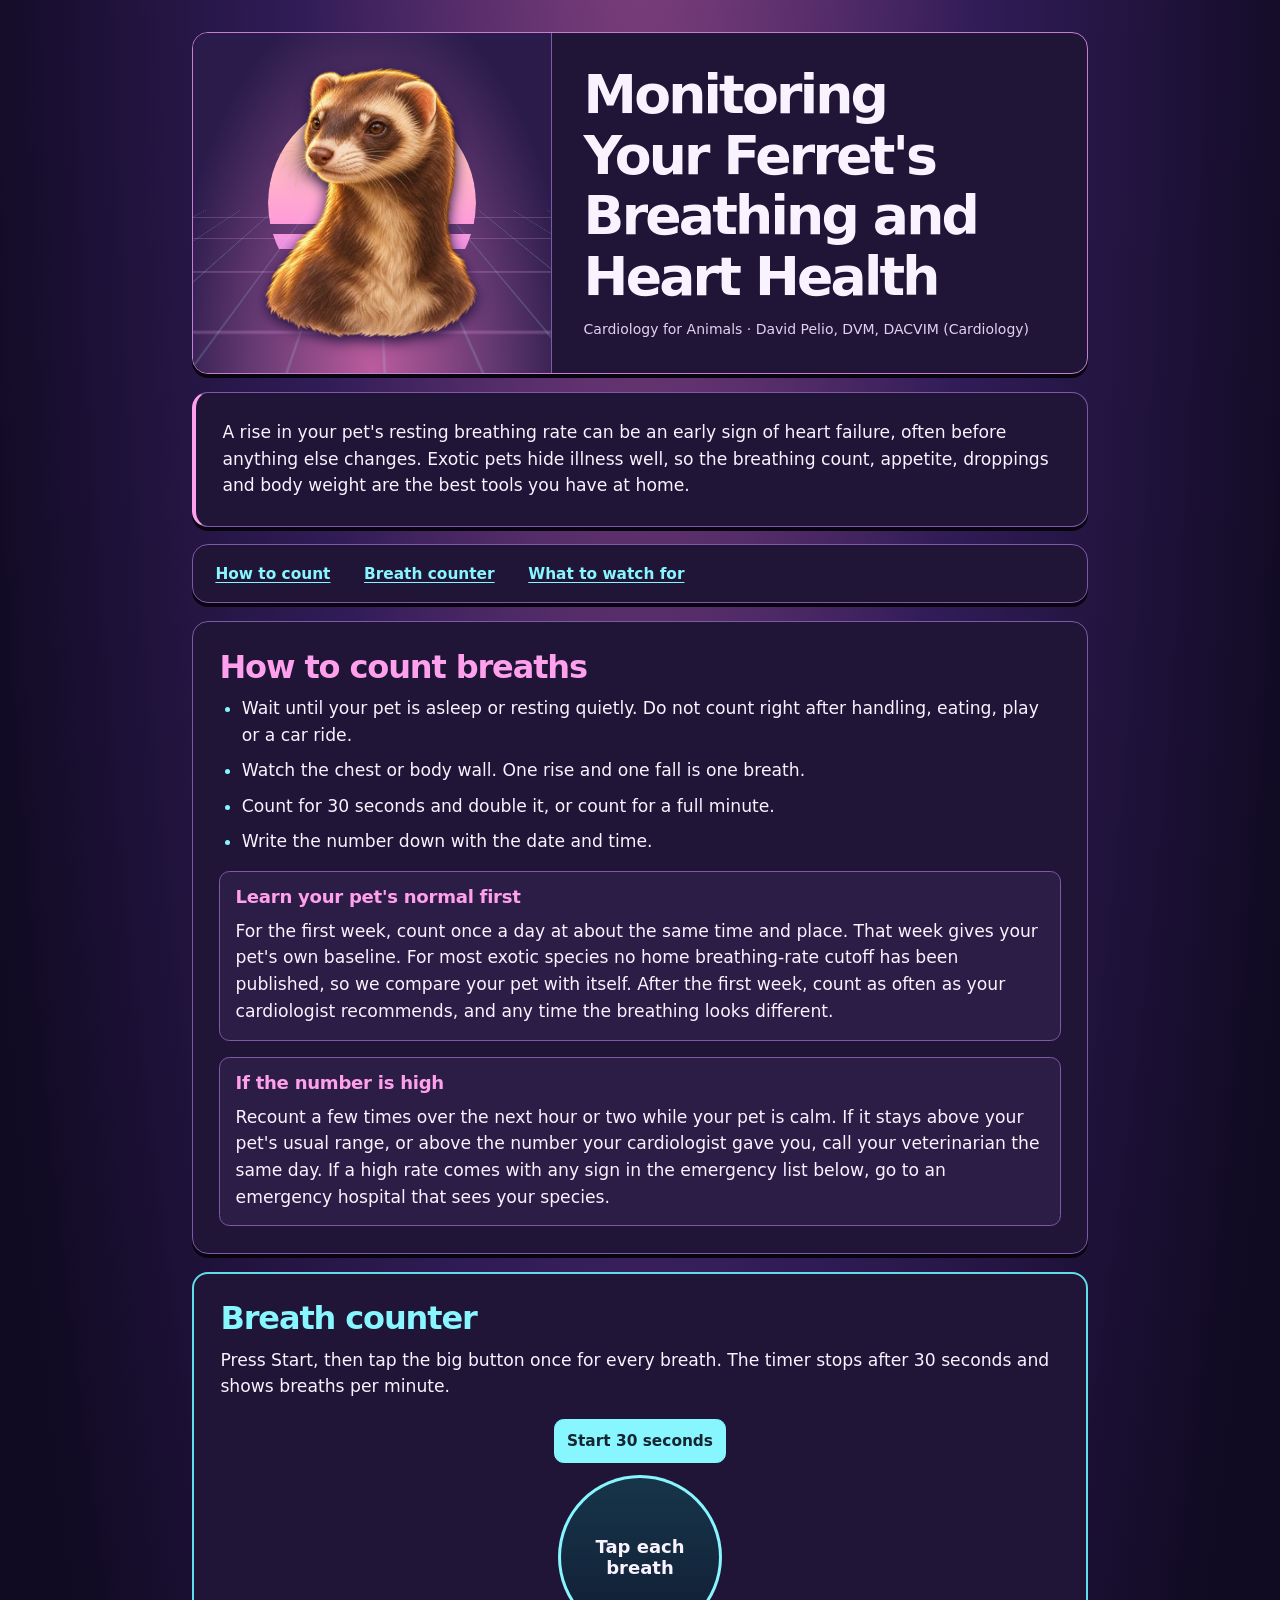
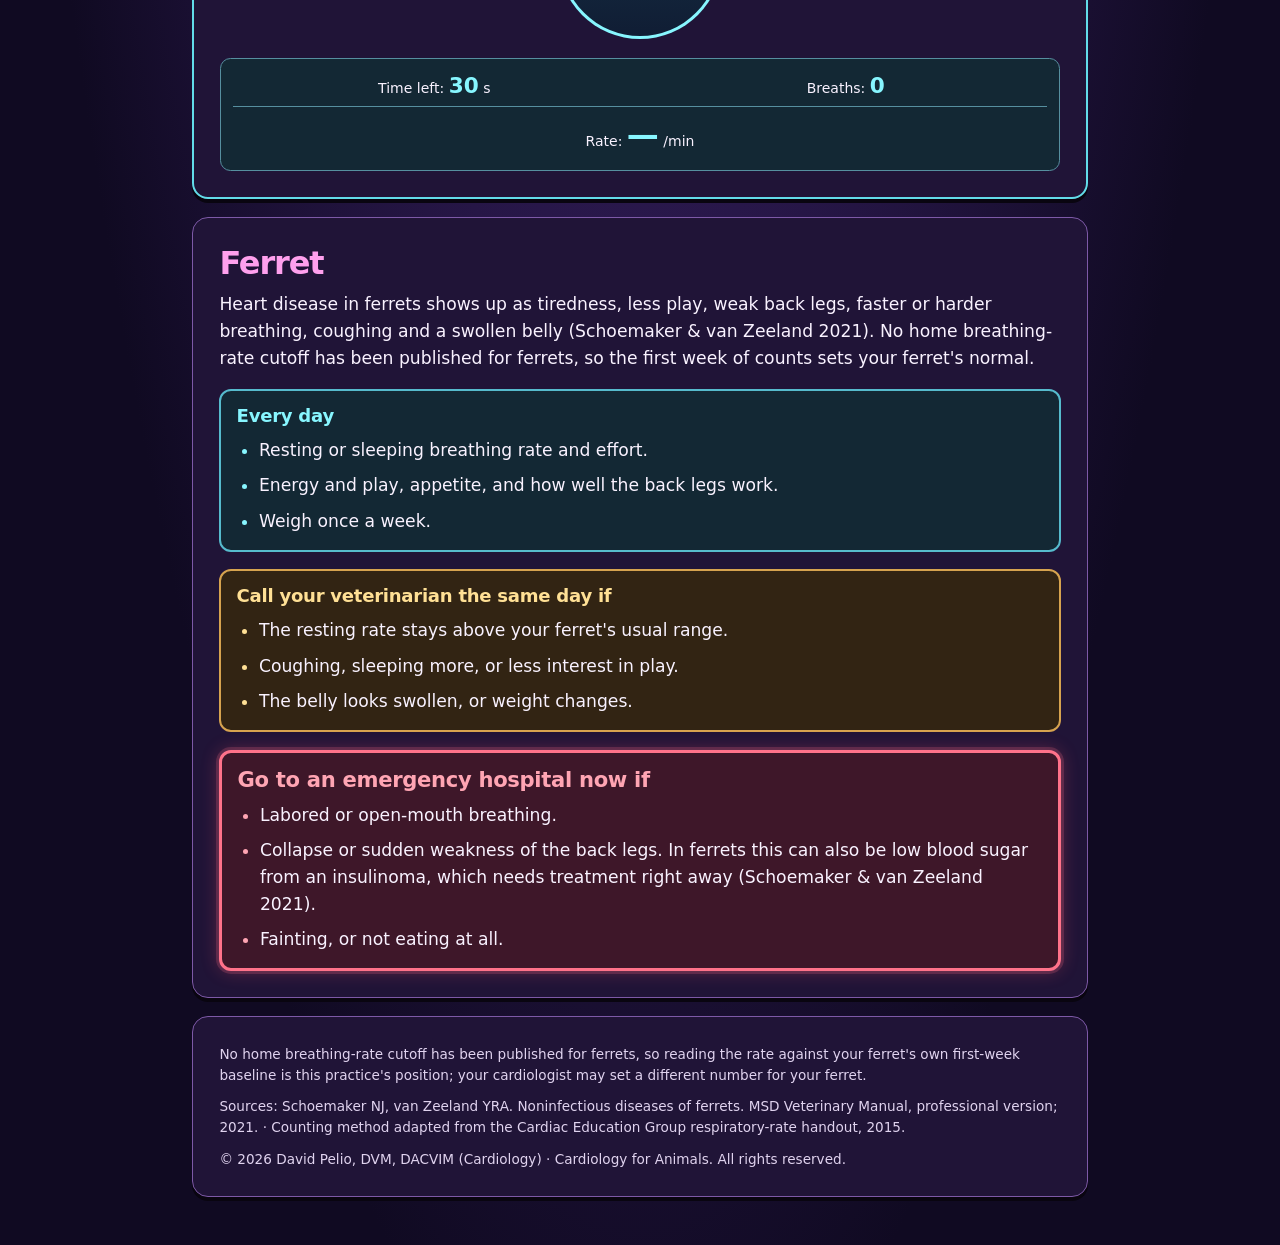
<file: ferret/index.html>
<!DOCTYPE html>
<html lang="en">
<head>
<meta charset="utf-8">
<meta name="viewport" content="width=device-width, initial-scale=1">
<title>Ferret Heart Monitoring</title>
<link rel="preconnect" href="https://fonts.googleapis.com">
<link rel="stylesheet" href="../assets/site.css">
</head>
<body>
<main>

<header class="hero">
  <div class="portrait"><img alt="" width="320" height="320" src="../assets/ferret-hero.webp"></div>
  <div class="hero-title">
  <h1>Monitoring Your Ferret's Breathing and Heart Health</h1>
  <p class="by">Cardiology for Animals · David Pelio, DVM, DACVIM (Cardiology)</p>
  </div>
</header>

<p class="lede">A rise in your pet's resting breathing rate can be an early sign of heart failure, often before anything else changes. Exotic pets hide illness well, so the breathing count, appetite, droppings and body weight are the best tools you have at home. </p>

<nav aria-label="Sections"><a href="#how">How to count</a><a href="#count">Breath counter</a><a href="#ferret">What to watch for</a></nav>

<section id="how">
  <h2>How to count breaths</h2>
  <ul>
    <li>Wait until your pet is asleep or resting quietly. Do not count right after handling, eating, play or a car ride.</li>
    <li>Watch the chest or body wall. One rise and one fall is one breath.</li>
    <li>Count for 30 seconds and double it, or count for a full minute.</li>
    <li>Write the number down with the date and time.</li>
  </ul>
  <div class="box">
    <h3>Learn your pet's normal first</h3>
    <p>For the first week, count once a day at about the same time and place. That week gives your pet's own baseline. For most exotic species no home breathing-rate cutoff has been published, so we compare your pet with itself. After the first week, count as often as your cardiologist recommends, and any time the breathing looks different.</p>
  </div>
  <div class="box">
    <h3>If the number is high</h3>
    <p>Recount a few times over the next hour or two while your pet is calm. If it stays above your pet's usual range, or above the number your cardiologist gave you, call your veterinarian the same day. If a high rate comes with any sign in the emergency list below, go to an emergency hospital that sees your species.</p>
  </div>
</section>

<section id="count" class="counter" aria-labelledby="count-h">
  <h2 id="count-h">Breath counter</h2>
  <p>Press Start, then tap the big button once for every breath. The timer stops after 30 seconds and shows breaths per minute.</p>
  <div class="counter-controls">
    <button id="start" type="button">Start 30 seconds</button>
    <button id="tap" type="button" class="ghost" disabled>Tap each breath</button>
  </div>
  <div class="stats">
    <span>Time left: <span id="left" class="big">30</span> s</span>
    <span>Breaths: <span id="n" class="big">0</span></span>
    <span>Rate: <span id="rate" class="big">—</span> /min</span>
  </div>
  <p class="note" id="log" aria-live="polite"></p>
</section>


<section id="ferret" class="species">
  <h2>Ferret</h2>
  <p>Heart disease in ferrets shows up as tiredness, less play, weak back legs, faster or harder breathing, coughing and a swollen belly (Schoemaker &amp; van Zeeland 2021). No home breathing-rate cutoff has been published for ferrets, so the first week of counts sets your ferret's normal.</p>
  <div class="daily">
  <h3>Every day</h3>
  <ul>
    <li>Resting or sleeping breathing rate and effort.</li>
    <li>Energy and play, appetite, and how well the back legs work.</li>
    <li>Weigh once a week.</li>
  </ul>
  </div>
  <div class="same-day">
  <h3>Call your veterinarian the same day if</h3>
  <ul>
    <li>The resting rate stays above your ferret's usual range.</li>
    <li>Coughing, sleeping more, or less interest in play.</li>
    <li>The belly looks swollen, or weight changes.</li>
  </ul>
  </div>
  <div class="act">
    <h3>Go to an emergency hospital now if</h3>
    <ul>
      <li>Labored or open-mouth breathing.</li>
      <li>Collapse or sudden weakness of the back legs. In ferrets this can also be low blood sugar from an insulinoma, which needs treatment right away (Schoemaker &amp; van Zeeland 2021).</li>
      <li>Fainting, or not eating at all.</li>
    </ul>
  </div>
  
</section>



<footer>
  <p>No home breathing-rate cutoff has been published for ferrets, so reading the rate against your ferret's own first-week baseline is this practice's position; your cardiologist may set a different number for your ferret.</p>
  <p>Sources: Schoemaker NJ, van Zeeland YRA. Noninfectious diseases of ferrets. MSD Veterinary Manual, professional version; 2021. · Counting method adapted from the Cardiac Education Group respiratory-rate handout, 2015.</p>
  <p>© 2026 David Pelio, DVM, DACVIM (Cardiology) · Cardiology for Animals. All rights reserved.</p>
</footer>
</main>
<script>
(function(){
  var start=document.getElementById('start'),tap=document.getElementById('tap'),
      left=document.getElementById('left'),n=document.getElementById('n'),rate=document.getElementById('rate'),log=document.getElementById('log');
  var count=0,timer=null,end=0;
  function tick(){var s=Math.max(0,Math.ceil((end-Date.now())/1000));left.textContent=s;
    if(s<=0){clearInterval(timer);timer=null;tap.disabled=true;start.disabled=false;
      var r=count*2;rate.textContent=r;var d=new Date();
      log.textContent='Recorded '+r+' breaths per minute at '+d.toLocaleString()+'. Write it in your log.';}}
  start.addEventListener('click',function(){count=0;n.textContent='0';rate.textContent='—';log.textContent='';
    end=Date.now()+30000;tap.disabled=false;start.disabled=true;tap.focus();tick();timer=setInterval(tick,200);});
  tap.addEventListener('click',function(){if(!timer)return;count++;n.textContent=count;});
})();
</script>
</body>
</html>
</file>
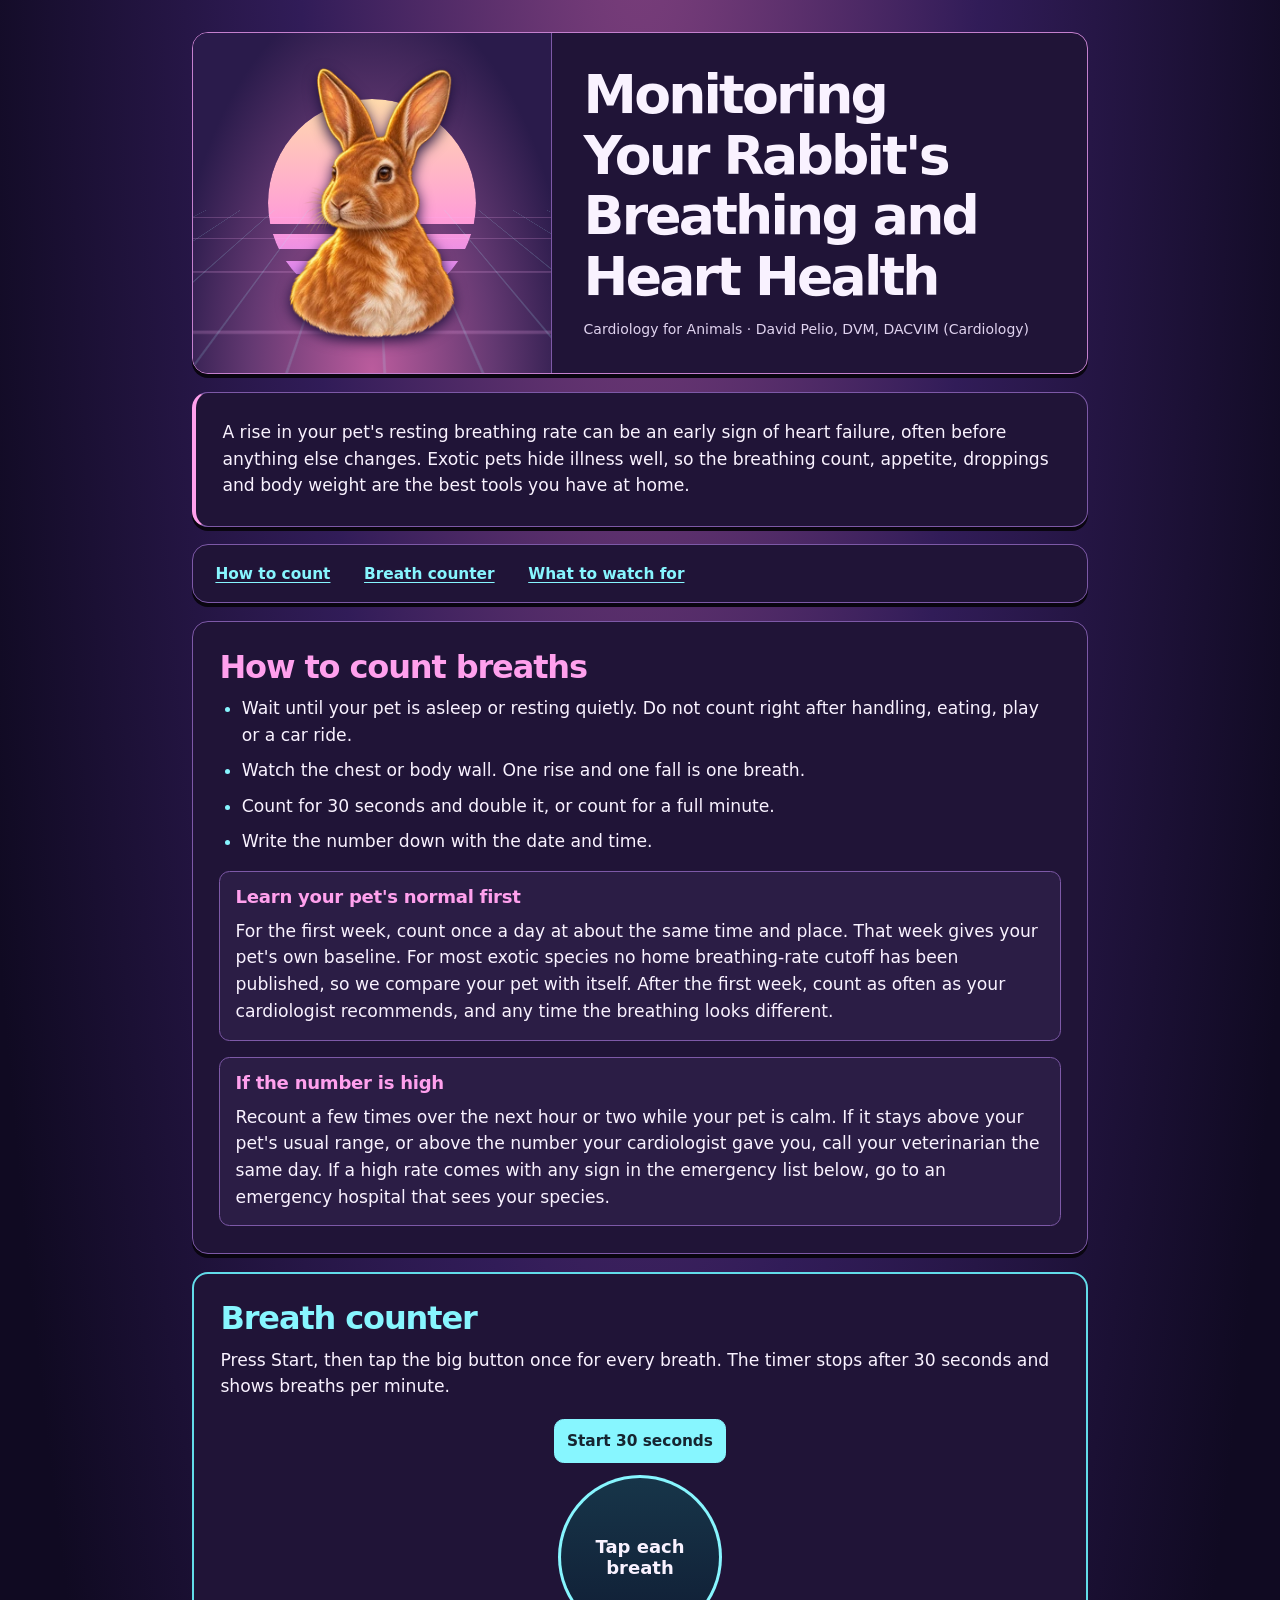
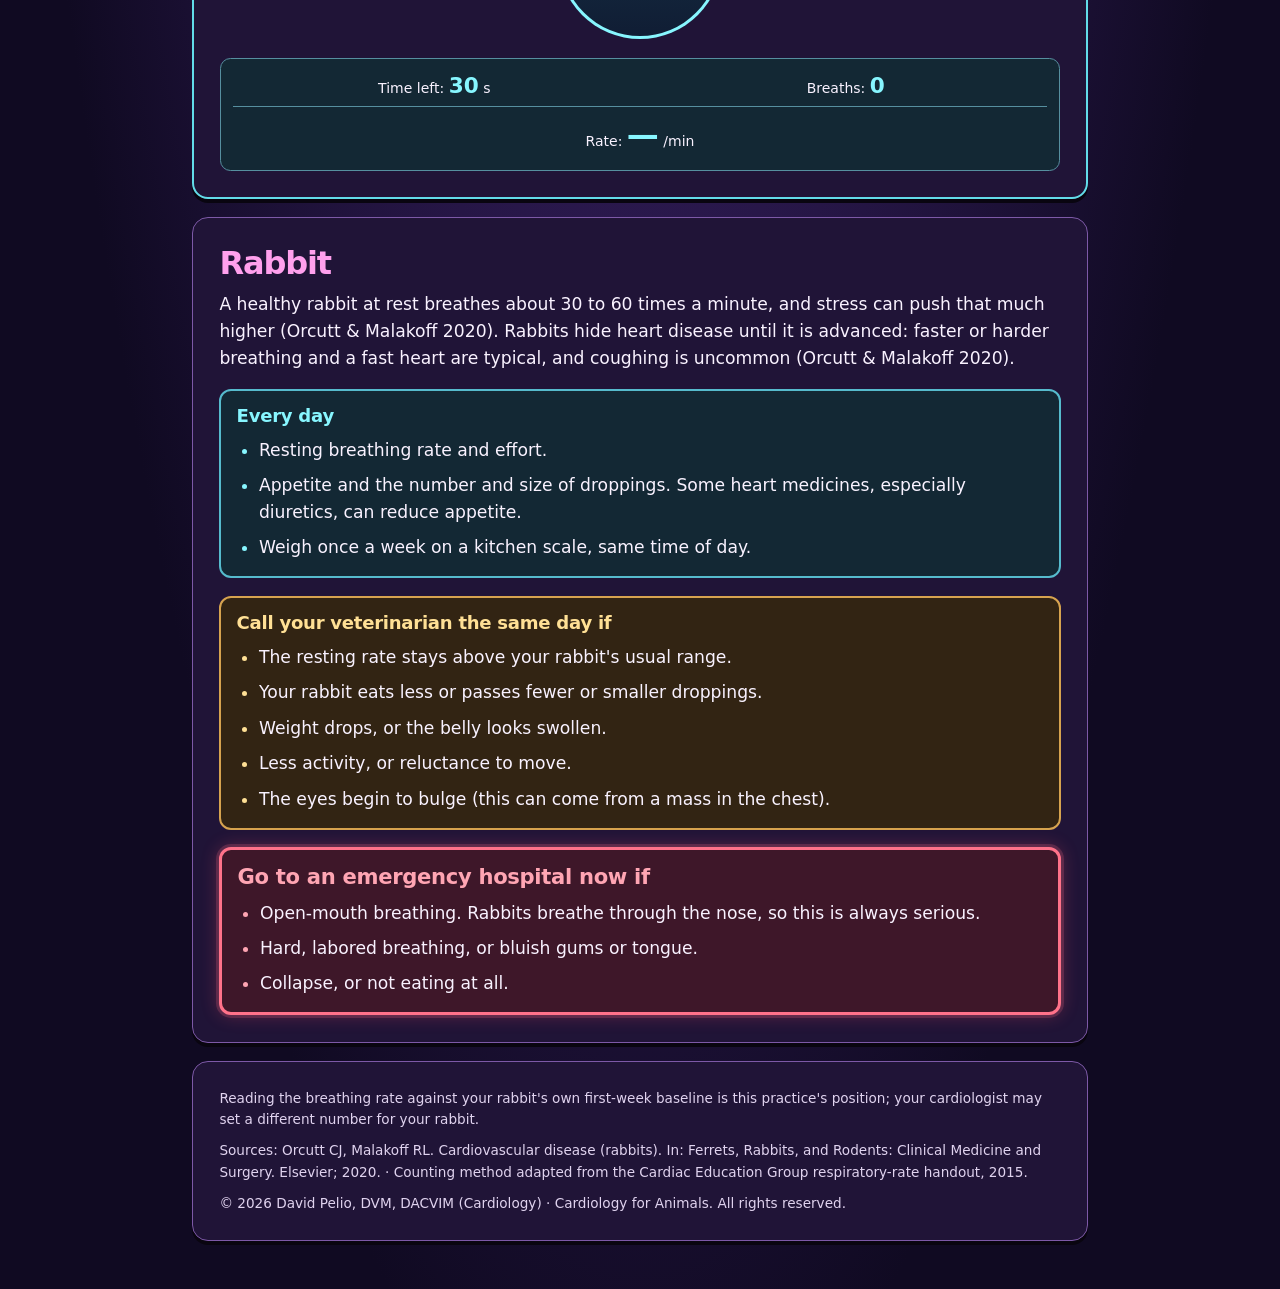
<file: rabbit/index.html>
<!DOCTYPE html>
<html lang="en">
<head>
<meta charset="utf-8">
<meta name="viewport" content="width=device-width, initial-scale=1">
<title>Rabbit Heart Monitoring</title>
<link rel="preconnect" href="https://fonts.googleapis.com">
<link rel="stylesheet" href="../assets/site.css">
</head>
<body>
<main>

<header class="hero">
  <div class="portrait"><img alt="" width="320" height="320" src="../assets/rabbit-hero.webp"></div>
  <div class="hero-title">
  <h1>Monitoring Your Rabbit's Breathing and Heart Health</h1>
  <p class="by">Cardiology for Animals · David Pelio, DVM, DACVIM (Cardiology)</p>
  </div>
</header>

<p class="lede">A rise in your pet's resting breathing rate can be an early sign of heart failure, often before anything else changes. Exotic pets hide illness well, so the breathing count, appetite, droppings and body weight are the best tools you have at home. </p>

<nav aria-label="Sections"><a href="#how">How to count</a><a href="#count">Breath counter</a><a href="#rabbit">What to watch for</a></nav>

<section id="how">
  <h2>How to count breaths</h2>
  <ul>
    <li>Wait until your pet is asleep or resting quietly. Do not count right after handling, eating, play or a car ride.</li>
    <li>Watch the chest or body wall. One rise and one fall is one breath.</li>
    <li>Count for 30 seconds and double it, or count for a full minute.</li>
    <li>Write the number down with the date and time.</li>
  </ul>
  <div class="box">
    <h3>Learn your pet's normal first</h3>
    <p>For the first week, count once a day at about the same time and place. That week gives your pet's own baseline. For most exotic species no home breathing-rate cutoff has been published, so we compare your pet with itself. After the first week, count as often as your cardiologist recommends, and any time the breathing looks different.</p>
  </div>
  <div class="box">
    <h3>If the number is high</h3>
    <p>Recount a few times over the next hour or two while your pet is calm. If it stays above your pet's usual range, or above the number your cardiologist gave you, call your veterinarian the same day. If a high rate comes with any sign in the emergency list below, go to an emergency hospital that sees your species.</p>
  </div>
</section>

<section id="count" class="counter" aria-labelledby="count-h">
  <h2 id="count-h">Breath counter</h2>
  <p>Press Start, then tap the big button once for every breath. The timer stops after 30 seconds and shows breaths per minute.</p>
  <div class="counter-controls">
    <button id="start" type="button">Start 30 seconds</button>
    <button id="tap" type="button" class="ghost" disabled>Tap each breath</button>
  </div>
  <div class="stats">
    <span>Time left: <span id="left" class="big">30</span> s</span>
    <span>Breaths: <span id="n" class="big">0</span></span>
    <span>Rate: <span id="rate" class="big">—</span> /min</span>
  </div>
  <p class="note" id="log" aria-live="polite"></p>
</section>

<section id="rabbit" class="species">
  <h2>Rabbit</h2>
  <p>A healthy rabbit at rest breathes about 30 to 60 times a minute, and stress can push that much higher (Orcutt &amp; Malakoff 2020). Rabbits hide heart disease until it is advanced: faster or harder breathing and a fast heart are typical, and coughing is uncommon (Orcutt &amp; Malakoff 2020).</p>
  <div class="daily">
  <h3>Every day</h3>
  <ul>
    <li>Resting breathing rate and effort.</li>
    <li>Appetite and the number and size of droppings. Some heart medicines, especially diuretics, can reduce appetite.</li>
    <li>Weigh once a week on a kitchen scale, same time of day.</li>
  </ul>
  </div>
  <div class="same-day">
  <h3>Call your veterinarian the same day if</h3>
  <ul>
    <li>The resting rate stays above your rabbit's usual range.</li>
    <li>Your rabbit eats less or passes fewer or smaller droppings.</li>
    <li>Weight drops, or the belly looks swollen.</li>
    <li>Less activity, or reluctance to move.</li>
    <li>The eyes begin to bulge (this can come from a mass in the chest).</li>
  </ul>
  </div>
  <div class="act">
    <h3>Go to an emergency hospital now if</h3>
    <ul>
      <li>Open-mouth breathing. Rabbits breathe through the nose, so this is always serious.</li>
      <li>Hard, labored breathing, or bluish gums or tongue.</li>
      <li>Collapse, or not eating at all.</li>
    </ul>
  </div>
  
</section>




<footer>
  <p>Reading the breathing rate against your rabbit's own first-week baseline is this practice's position; your cardiologist may set a different number for your rabbit.</p>
  <p>Sources: Orcutt CJ, Malakoff RL. Cardiovascular disease (rabbits). In: Ferrets, Rabbits, and Rodents: Clinical Medicine and Surgery. Elsevier; 2020. · Counting method adapted from the Cardiac Education Group respiratory-rate handout, 2015.</p>
  <p>© 2026 David Pelio, DVM, DACVIM (Cardiology) · Cardiology for Animals. All rights reserved.</p>
</footer>
</main>
<script>
(function(){
  var start=document.getElementById('start'),tap=document.getElementById('tap'),
      left=document.getElementById('left'),n=document.getElementById('n'),rate=document.getElementById('rate'),log=document.getElementById('log');
  var count=0,timer=null,end=0;
  function tick(){var s=Math.max(0,Math.ceil((end-Date.now())/1000));left.textContent=s;
    if(s<=0){clearInterval(timer);timer=null;tap.disabled=true;start.disabled=false;
      var r=count*2;rate.textContent=r;var d=new Date();
      log.textContent='Recorded '+r+' breaths per minute at '+d.toLocaleString()+'. Write it in your log.';}}
  start.addEventListener('click',function(){count=0;n.textContent='0';rate.textContent='—';log.textContent='';
    end=Date.now()+30000;tap.disabled=false;start.disabled=true;tap.focus();tick();timer=setInterval(tick,200);});
  tap.addEventListener('click',function(){if(!timer)return;count++;n.textContent=count;});
})();
</script>
</body>
</html>
</file>
<file: assets/site.css>
@property --remaining {
  syntax: "<angle>";
  inherits: false;
  initial-value: 360deg;
}

:root {
  color-scheme: dark;
  --sky: #100a22;
  --panel: #201437;
  --inset: #2b1d45;
  --ink: #f9f2ff;
  --muted: #e0d3ef;
  --line: #7d59a7;
  --magenta: #ffa0ed;
  --cyan: #87f6ff;
  --gold: #ffe095;
  --red: #ff728a;
  --daily: #132834;
  --call: #322413;
  --emergency: #3e1729;
  --shadow: #090510;
  --body: "Trebuchet MS", system-ui, sans-serif;
  --display: "Arial Black", "DejaVu Sans", system-ui, sans-serif;
}

@media (prefers-color-scheme: light) {
  :root { color-scheme: light; }
}

* { box-sizing: border-box; }
html { scroll-padding-top: 1rem; background: var(--sky); min-height: 100%; }
body {
  margin: 0;
  color: var(--ink);
  background: radial-gradient(ellipse at 50% -10%, #83427f, #311c58 38%, var(--sky) 76%) no-repeat;
  min-height: 100%;
  font: 1.075rem/1.55 var(--body);
  overflow-wrap: anywhere;
}
main {
  width: min(100%, 58rem);
  padding: 1rem 1rem 3rem;
  display: grid;
  gap: 1.12rem;
  margin-inline: auto;
}
h1, h2, h3, p, ul, pre { margin: 0; }
h1, h2, h3 { font-family: var(--display); font-weight: 900; line-height: 1.13; }
h1 {
  color: var(--ink);
  font-size: clamp(1.9rem, 5.6vw, 3.35rem);
  letter-spacing: -.052em;
  text-wrap: balance;
}
h2 { color: var(--magenta); font-size: clamp(1.43rem, 4vw, 2rem); letter-spacing: -.035em; }
h3 { font-size: 1.13rem; letter-spacing: -.015em; }
h2 + *, h3 + *, p + p { margin-top: .65rem; }
ul { padding-inline-start: 1.3em; }
li + li { margin-top: .55rem; }
li::marker { color: var(--cyan); }
a { color: var(--cyan); }
:focus-visible { outline: 3px solid var(--gold); outline-offset: 4px; }
header, section, .lede, nav, footer, .library > ul > li {
  border: 1px solid var(--line);
  background: var(--panel);
  border-radius: 1rem;
  box-shadow: 0 4px 0 var(--shadow);
  min-width: 0;
}
section, .lede, footer, .library-header { padding: clamp(1rem, 3vw, 1.65rem); }
.by { color: var(--muted); font-size: .875rem; margin-top: .75rem; }
.hero { display: grid; overflow: hidden; border-color: #c480ce; }
.hero-title { padding: 1.1rem 1rem 1.25rem; border-top: 1px solid var(--line); }
.portrait, .cover {
  isolation: isolate;
  overflow: hidden;
  position: relative;
  display: grid;
  place-items: center;
  background: radial-gradient(ellipse at 50% 100%, #bb5c9d, #643972 48%, #2a1b4b 80%);
}
.portrait::before, .cover::before {
  content: "";
  position: absolute;
  z-index: -1;
  width: var(--sun-size, 9.5rem);
  aspect-ratio: 1;
  border-radius: 50%;
  background: linear-gradient(#ffdbac, #ff9bd9 60%, #c477fc);
  mask-image: linear-gradient(#000 0 60%, transparent 60% 65%, #000 65% 72%, transparent 72% 78%, #000 78% 84%, transparent 84% 91%, #000 91% 95%, transparent 95%);
  box-shadow: 0 0 25px #f390e8;
}
.portrait::after, .cover::after {
  content: "";
  position: absolute;
  z-index: -1;
  inset: 52% -44% -86%;
  transform-origin: top;
  transform: perspective(8rem) rotateX(56deg);
  background: repeating-linear-gradient(90deg, #a5f2ff29 0 1px, transparent 1px 34px),
              repeating-linear-gradient(0deg, #ffb0f733 0 1px, transparent 1px 26px);
}
.portrait { min-height: 12.5rem; }
.portrait img { display: block; width: min(100%, 12.5rem); height: auto; filter: drop-shadow(0 5px 7px #1b103b); }
.lede { border-left: 4px solid var(--magenta); }
nav { display: flex; flex-wrap: wrap; gap: .35rem .6rem; padding: .4rem .65rem; }
nav a, button, .open {
  min-height: 44px;
  display: inline-flex;
  align-items: center;
  justify-content: center;
  padding: .45rem .75rem;
  font: 700 .96rem/1.2 var(--body);
}
nav a { text-underline-offset: .2em; }
.box { padding: .95rem; margin-top: 1rem; background: var(--inset); border: 1px solid var(--line); border-radius: .65rem; }
.box h3, .species > h3 { color: var(--magenta); }
.species > h3 { margin-top: 1rem; }
.counter { border: 2px solid #62dce9; }
.counter h2 { color: var(--cyan); }
.counter-controls {
  display: flex;
  flex-direction: column;
  align-items: center;
  gap: .75rem;
  margin-block: 1.2rem;
}
button, .open {
  color: var(--ink);
  background: var(--inset);
  border: 1px solid #b38bdc;
  border-radius: .6rem;
  cursor: pointer;
  touch-action: manipulation;
}
button:hover:not(:disabled), .open:hover { border-color: var(--cyan); }
#start, .open { background: var(--cyan); color: #162531; border-color: var(--cyan); text-decoration: none; }
#start:disabled { background: #263b50; border-color: #7595ac; color: #effcff; }
button:disabled { cursor: default; }
#tap {
  width: 10.25rem;
  height: 10.25rem;
  padding: 2rem;
  border-radius: 50%;
  font-family: var(--display);
  font-size: 1.125rem;
  font-weight: 900;
  border: 3px solid transparent;
  background: linear-gradient(#173549, #101d34) padding-box,
              conic-gradient(var(--cyan) var(--remaining), #335372 0) border-box;
  box-shadow: 0 0 1rem #52e6ff6b, inset 0 0 1rem #52e6ff38;
}
#tap:disabled { box-shadow: none; }
#tap:not(:disabled) { animation: countdown 30s linear forwards; }
#tap:active:not(:disabled) { color: var(--cyan); box-shadow: inset 0 0 2rem #52e6ff66; }
@keyframes countdown { to { --remaining: 0deg; } }
@media (prefers-reduced-motion: reduce) { #tap:not(:disabled) { animation: none; } }
.stats {
  display: grid;
  grid-template-columns: 1fr 1fr;
  gap: .25rem .5rem;
  background: var(--daily);
  border: 1px solid #568f9f;
  padding: .6rem .7rem;
  border-radius: .65rem;
  text-align: center;
  font-size: .875rem;
}
.stats > span:last-child { grid-column: 1 / -1; border-top: 1px solid #568f9f; padding-top: .22rem; }
.big { color: var(--cyan); font-size: 1.35rem; font-weight: 850; font-variant-numeric: tabular-nums; }
#rate { font-size: 2rem; }
.note { margin-top: .65rem; }
.note:empty { display: none; }
.daily, .same-day, .act, .copy {
  padding: .95rem;
  margin-top: 1.1rem;
  border: 2px solid;
  border-radius: .75rem;
}
.daily { color: var(--ink); background: var(--daily); border-color: #56bbcd; }
.daily h3 { color: var(--cyan); }
.same-day { background: var(--call); border-color: #d6a34f; }
.same-day h3, .same-day li::marker { color: var(--gold); }
.act {
  background: var(--emergency);
  border: 3px solid var(--red);
  box-shadow: 0 0 0 3px #ff728a30, 0 0 18px #ff52634f;
}
.act h3, .act li::marker { color: #ffa5b3; }
.act h3 { font-size: 1.32rem; }
.copy { background: var(--inset); border: 1px solid var(--line); font-size: .925rem; color: var(--muted); }
pre { white-space: pre-wrap; overflow-wrap: anywhere; font: inherit; margin-block: .65rem 1rem; }
.row { display: flex; align-items: center; flex-wrap: wrap; gap: .45rem .65rem; }
.copied, .ok { color: var(--cyan); font-size: .875rem; min-width: 0; }
footer { font-size: .85rem; color: var(--muted); }
.library > ul { list-style: none; padding: 0; display: grid; gap: 1rem; }
.library > ul > li { margin: 0; padding: 0 1rem 1rem; overflow: hidden; }
.library h2 { font-size: 1.32rem; }
.library .row { margin-top: .75rem; }
.cover { --sun-size: 6.9rem; margin: 0 -1rem .85rem; border-bottom: 1px solid var(--line); min-height: 8rem; }
.cover img { filter: drop-shadow(0 4px 4px #1b103b); }
.library-header { border-top: 4px solid var(--magenta); }
@media (min-width: 42rem) {
  main { padding-top: 2rem; }
  .hero { grid-template-columns: minmax(15rem, 2fr) 3fr; }
  .hero-title { border-top: 0; border-left: 1px solid var(--line); align-content: center; padding: 2rem; }
  .portrait { --sun-size: 13rem; }
  .portrait img { width: min(100%, 18rem); }
  .library > ul { grid-template-columns: repeat(2, minmax(0, 1fr)); }
}
@media (forced-colors: active) {
  #tap { border-color: ButtonText; }
  .act { outline: 3px solid; }
}
@media print {
  :root { color-scheme: light; }
  body { background: white; color: black; font: 11pt/1.4 Arial, sans-serif; }
  main { display: block; width: auto; padding: 0; }
  main > * { margin-bottom: 12pt; }
  header, section, .lede, footer, .library > ul > li, .box, .daily, .same-day, .act, .copy, .stats, .hero-title {
    box-shadow: none; border: 1px solid #444; border-radius: 0; background: white; color: black; padding: 9pt;
  }
  h1, h2, h3, .by, .counter h2, .daily h3, .same-day h3, .act h3, .box h3, .species > h3, .big, a { color: black; }
  h1 { font-size: 20pt; } h2 { font-size: 15pt; }
  .act { border-width: 2pt; }
  h1, h2, h3 { break-after: avoid; }
  li, .daily, .same-day, .act { break-inside: avoid; }
  .hero { display: block; }
  .hero-title { border: none; }
  .portrait, .cover, nav, button, .copied, .ok, .counter-controls { display: none; }
  .stats > span:last-child { border-color: #444; }
  .library > ul { display: block; }
  .library > ul > li { margin-bottom: 8pt; }
  .open { min-height: 0; padding: 0; background: none; color: black; border: none; text-decoration: underline; }
}
</file>
